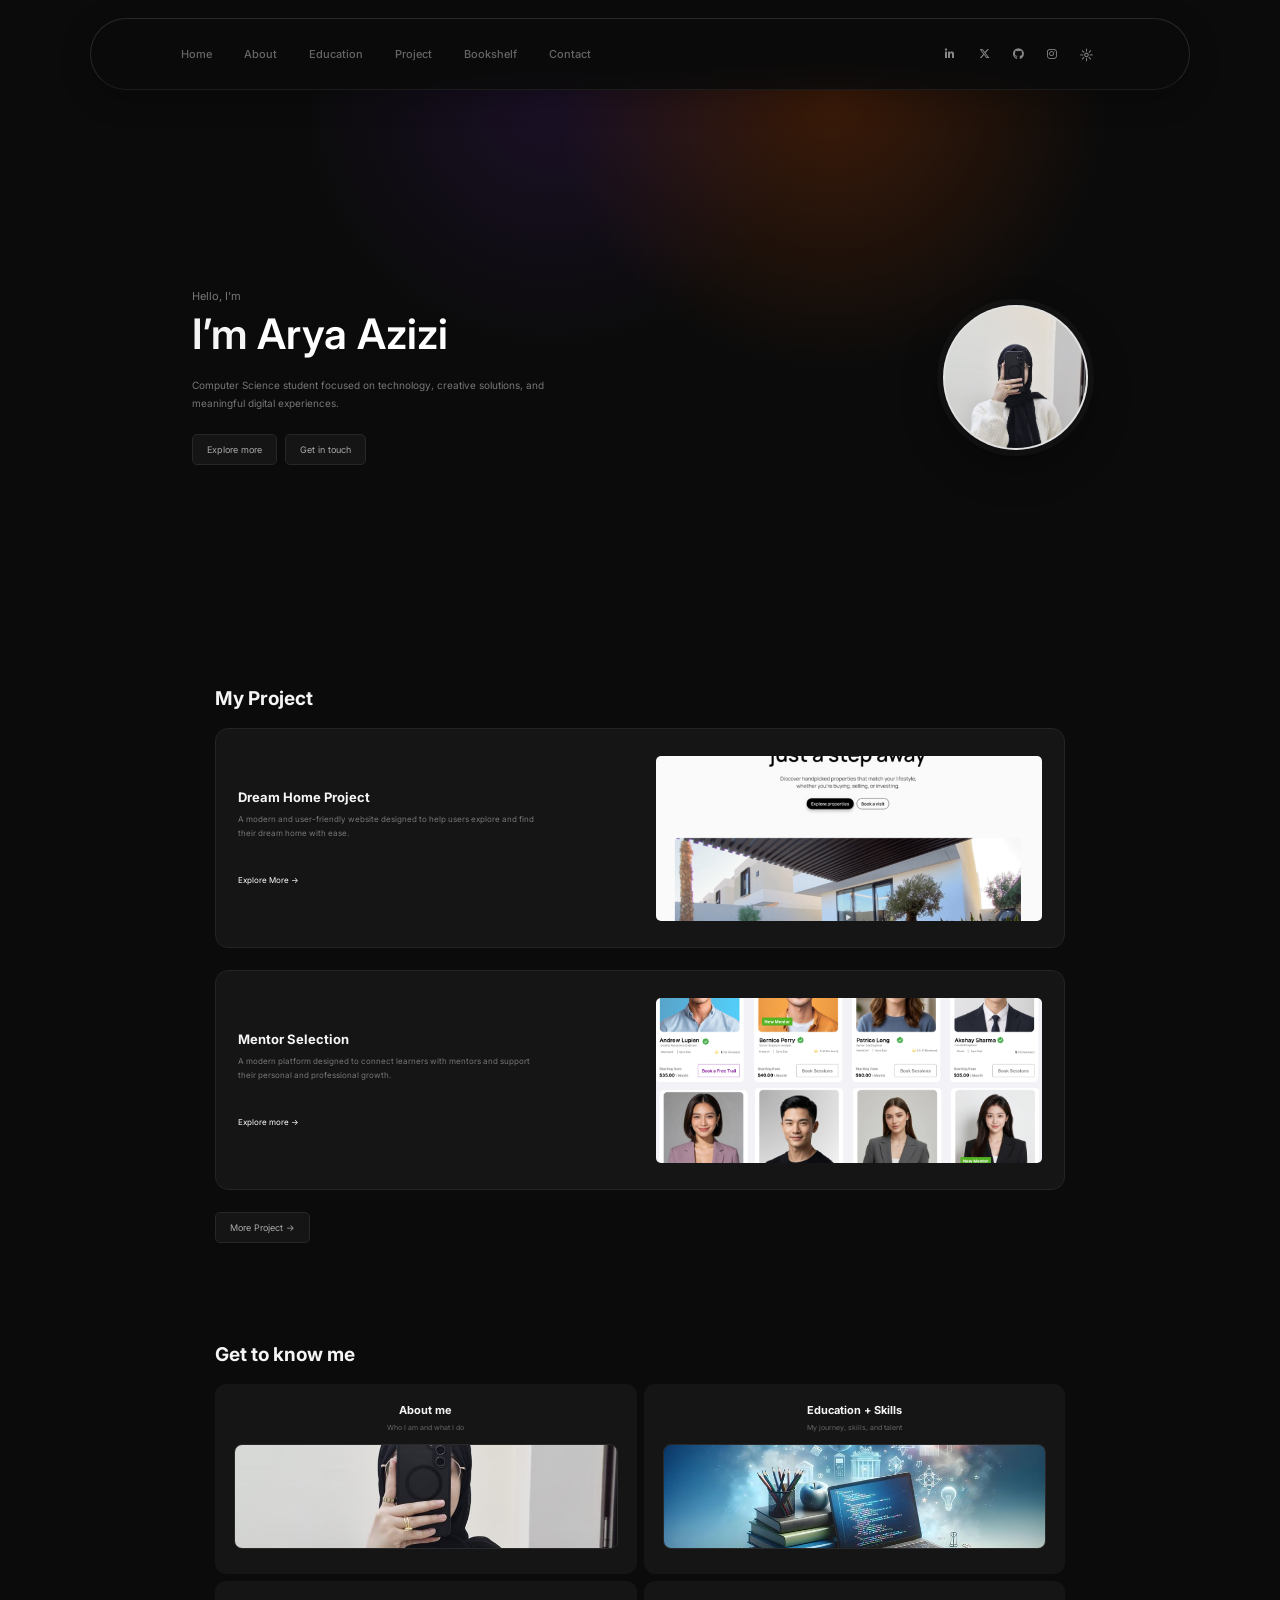
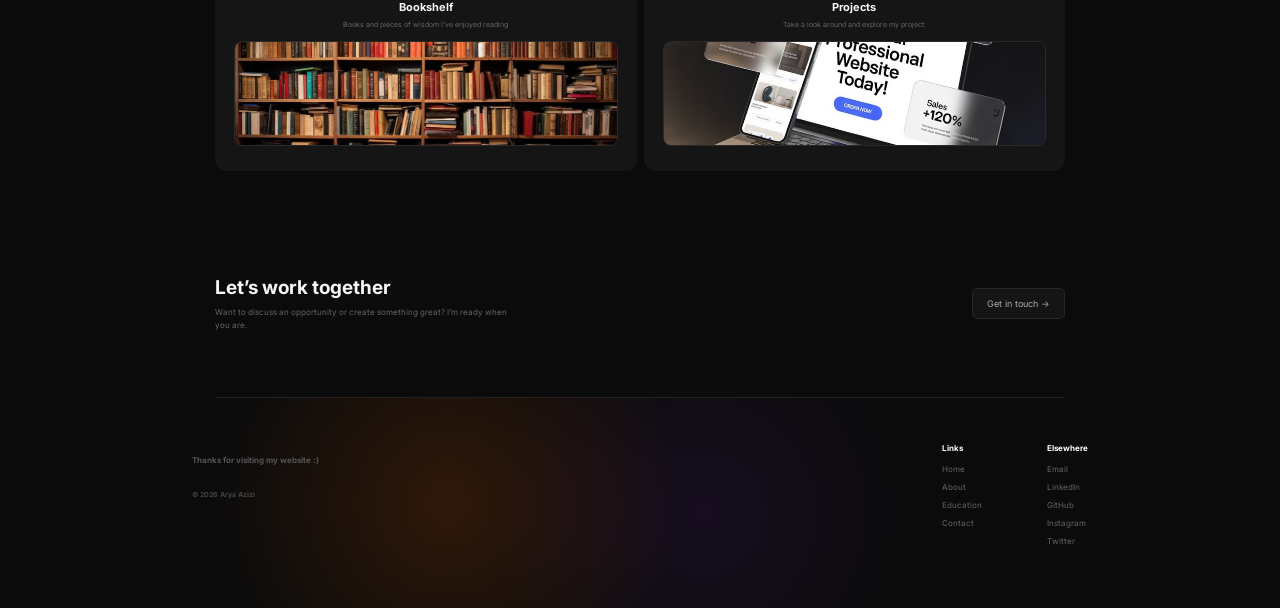
<file: index.html>
<!DOCTYPE html>
<html lang="en">

<head>
    <meta charset="UTF-8">
    <meta name="viewport" content="width=device-width, initial-scale=1.0">

    <title>Arya Azizi | Portfolio</title>

    <!-- Google Fonts -->
    <link rel="preconnect" href="https://fonts.googleapis.com">
    <link rel="preconnect" href="https://fonts.gstatic.com" crossorigin>

    <link
        href="https://fonts.googleapis.com/css2?family=DM+Serif+Display&family=Inter:wght@400;500;600;700&display=swap"
        rel="stylesheet"
    >

    <!-- Font Awesome Icons -->
    <link
        rel="stylesheet"
        href="https://cdnjs.cloudflare.com/ajax/libs/font-awesome/6.5.2/css/all.min.css"
    >

    <!-- CSS -->
    <link rel="stylesheet" href="mystyle.css">
</head>

<body>

<!-- =====================================================
     NAVBAR
===================================================== -->

<nav class="navbar">

    <!-- Navigation -->
    <div class="nav-links">
        <a href="Home.html">Home</a>

        <a href="About.html">
            About
        </a>

        <a href="Education.html">
            Education
        </a>
<a href="Project.html">
            Project
        </a>
        

        <a href="Bookshelf.html">Bookshelf</a>

        <a href="#contact">
            Contact
        </a>

    </div>


    <!-- Social Icons -->
    <div class="nav-icons">

        <!-- LinkedIn -->
        <a
            href="https://www.linkedin.com/in/arya-azizi-8b6535364"
            target="_blank"
            aria-label="LinkedIn"
        >
            <i class="fa-brands fa-linkedin-in"></i>
        </a>


        <!-- X -->
        <a
            href="https://x.com/AryaAzizi90"
            target="_blank"
            aria-label="X"
        >
            <i class="fa-brands fa-x-twitter"></i>
        </a>


        <!-- GitHub -->
        <a
            href="https://github.com/ariaazizi979-cpu"
            target="_blank"
            aria-label="GitHub"
        >
            <i class="fa-brands fa-github"></i>
        </a>


        <!-- Instagram -->
        <a
            href="https://www.instagram.com/"
            target="_blank"
            aria-label="Instagram"
        >
            <i class="fa-brands fa-instagram"></i>
        </a>


        <!-- Theme -->
        <span class="theme-icon">
            ☼
        </span>

    </div>

</nav>



<!-- =====================================================
     HERO
===================================================== -->

<section class="hero">

    <!-- Hero Text -->
    <div class="hero-content">

        <p class="hero-small">
            Hello, I'm
        </p>

        <h1>
            I’m <span>Arya Azizi</span>
        </h1>

        <p class="hero-description">
            Computer Science student focused on technology,
            creative solutions, and meaningful digital experiences.
        
        </p>

        <div class="hero-buttons">

            <a
                href="#projects"
                class="btn"
            >
                Explore more
            </a>

            <a
                href="#contact"
                class="btn"
            >
                Get in touch
            </a>

        </div>

    </div>


    <!-- Profile Image -->
    <div class="hero-image">

        <img
            src="7ab67d02-5cd6-4963-8c85-751c4c65e87a.jpg"
            alt="Arya Azizi"
        >

    </div>

</section>



<!-- =====================================================
     PROJECTS
===================================================== -->

<section
    class="projects-section"
    id="projects"
>

    <div class="section-heading">

        <h2>
            My Project
        </h2>

    </div>


    <!-- PROJECT 1 -->

    <a
        href="Project.html"
        class="project-card"
        target="_blank"
    >

        <div class="project-info">

            <h3>
                Dream Home Project
            </h3>

            <p>
                A modern and user-friendly website designed to help users explore and find their dream home with ease.
            </p>

            <span class="visit">
                Explore More →
            </span>

        </div>


        <div class="project-image">

            <img
                src="Projects/Screenshot 2026-08-25 052923.png"
                alt="Dream Home Project"
            >

        </div>

    </a>



    <!-- PROJECT 2 -->

    <a
        href="Project.html"
        class="project-card"
    >

        <div class="project-info">

            <h3>
                Mentor Selection
            </h3>

            <p>
                A modern platform designed to connect learners with mentors and support their personal and professional growth.
            </p>

            <span class="visit">
                Explore more →
            </span>

        </div>


        <div class="project-image">

            <img
                src="Projects/Screenshot 2026-08-25 053228.png"
                alt="Mentor Selection Project"
            >

        </div>

    </a>


    <a
        href="Project.html"
        class="btn"
    >
        More Project →
    </a>

</section>



<!-- =====================================================
     GET TO KNOW ME
===================================================== -->

<section
    class="know-section"
    id="about"
>

    <h2>
        Get to know me
    </h2>


    <div class="know-grid">


        <!-- CARD 1 -->

        <a
            href="about.html"
            class="know-card"
        >

            <h3>
                About me
            </h3>

            <p>
                Who I am and what I do
            </p>

            <div class="know-photo">

                <img
                    src="7ab67d02-5cd6-4963-8c85-751c4c65e87a.jpg"
                    alt="Arya Azizi"
                >

            </div>

        </a>



        <!-- CARD 2 -->

        <a
            href="Education.html"
            class="know-card"
        >

            <h3>
                Education + Skills
            </h3>

            <p>
                My journey, skills, and talent
            </p>

            <div class="know-photo">

                <img
                    src="994a0ccb0bad07f551d970156c71b9ae.jpg"
                    alt="Education and Skills"
                >

            </div>

        </a>



        <!-- CARD 3 -->

        <a
            href="bookshelf.html"
            class="know-card"
        >

            <h3>
                Bookshelf
            </h3>

            <p>
                Books and pieces of wisdom I've enjoyed reading
            </p>

            <div class="know-photo">

                <img
                    src="fca51e2e0b0e2d989272a5bf2f68282d.jpg"
                    alt="Bookshelf"
                >

            </div>

        </a>



        <!-- CARD 4 -->

        <a
            href="Project.html"
            class="know-card"
            id="project"
        >

            <h3>
                Projects
            </h3>

            <p>
                Take a look around and explore my project.
            </p>

            <div class="know-photo">

                <img
                    src="bc44e7a24d9229593c08aacfa2e87f31.jpg"
                    alt="Projects"
                >

            </div>

        </a>

    </div>

</section>



<!-- =====================================================
     CONTACT
===================================================== -->

<section
    class="contact-section"
    id="contact"
>

    <div class="contact-text">

        <h2>
            Let’s work together
        </h2>

        <p>
            Want to discuss an opportunity or create something
            great? I'm ready when you are.
        </p>

    </div>


    <!-- EMAIL -->
    <a
        href="mailto:ariaazizi979@gmail.com"
        class="btn"
    >
        Get in touch →
    </a>

</section>



<!-- =====================================================
     FOOTER
===================================================== -->

<footer>

    <!-- Footer Logo -->

    <div class="footer-logo">

       

        <p>
            Thanks for visiting my website :)
        </p>

        <small>
            © 2026 Arya Azizi
        </small>

    </div>



    <!-- Footer Links -->

    <div class="footer-links">


        <div class="footer-links">

            <div class="footer-column">

                <h4>Links</h4>

                <a href="Home.html">Home</a>

                <a href="About.html">About</a>
                <a href="Education.html">Education</a>


                <a href="Contact">Contact</a>

            </div>


        <div class="footer-column">

            <h4>
                Elsewhere
            </h4>


            <!-- EMAIL -->
            <a href="mailto:ariaazizi979@gmail.com">
                Email
            </a>


            <!-- LINKEDIN -->
            <a
                href="https://www.linkedin.com/in/arya-azizi-8b6535364"
                target="_blank"
            >
                LinkedIn
            </a>


            <!-- GITHUB -->
            <a
                href="https://github.com/ariaazizi979-cpu"
                target="_blank"
            >
                GitHub
            </a>


            <!-- INSTAGRAM -->
            <a
                href="https://www.instagram.com/"
                target="_blank"
            >
                Instagram
            </a>


            <!-- X -->
            <a
                href="https://x.com/AryaAzizi90"
                target="_blank"
            >
                Twitter
            </a>

        </div>

    </div>

</footer>

</body>
</html>
</file>
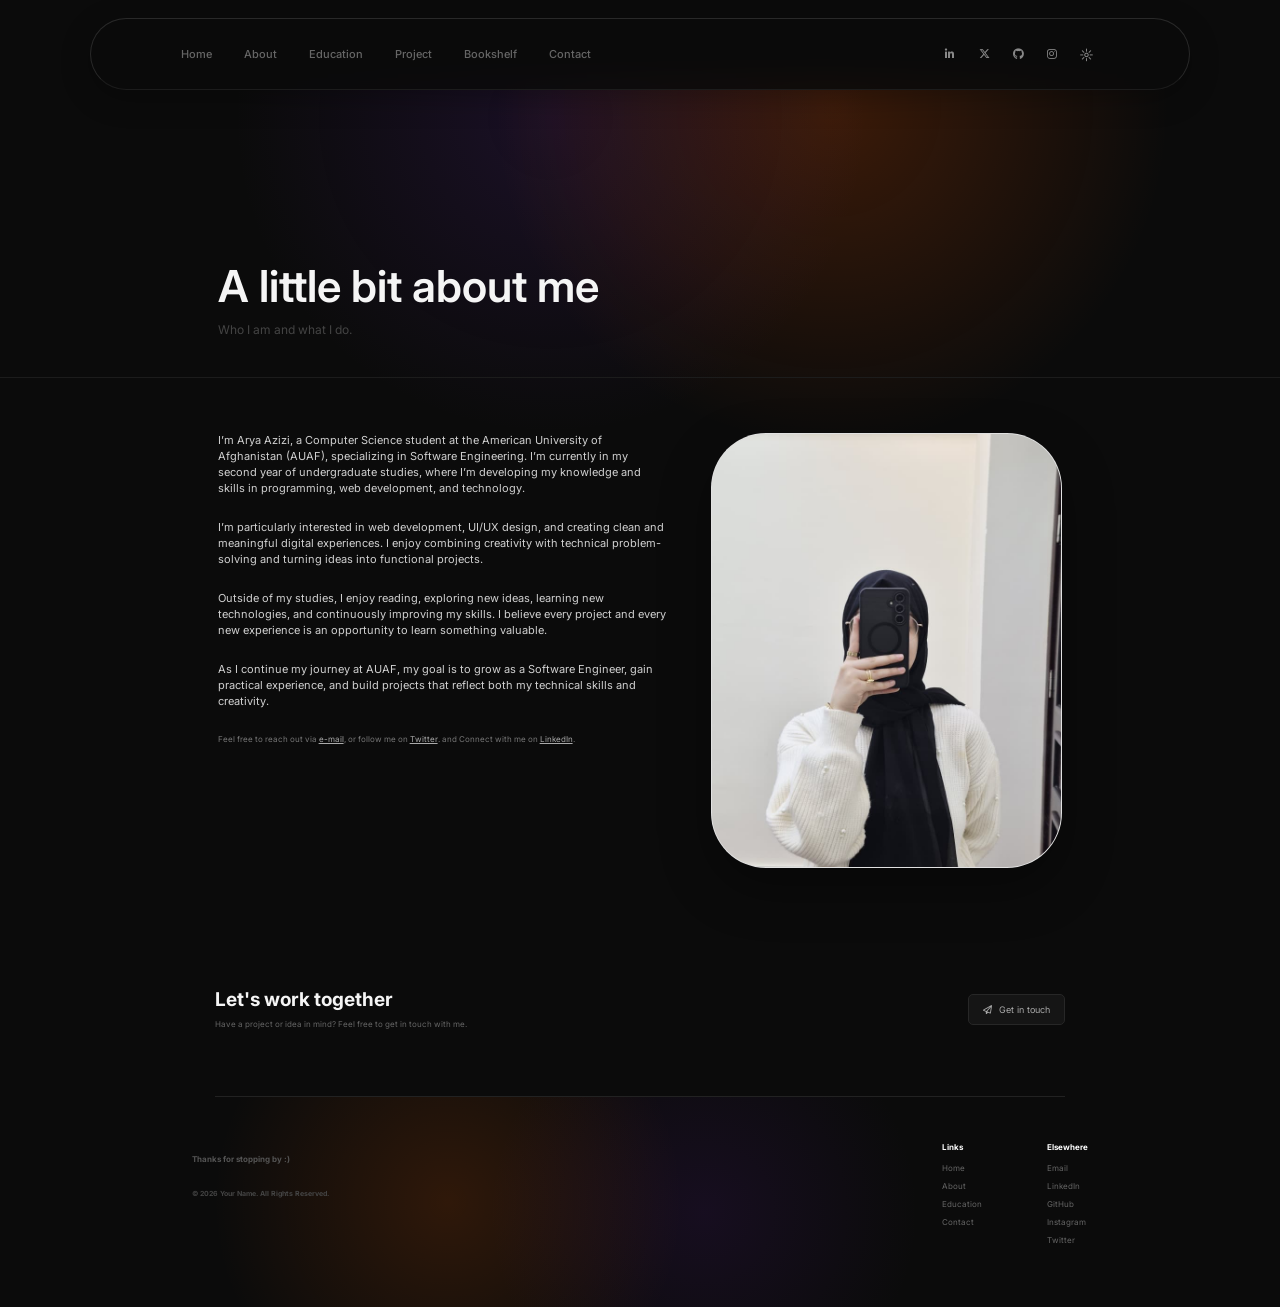
<file: About.html>
<!DOCTYPE html>
<html lang="en">

<head>
    <meta charset="UTF-8">
    <meta name="viewport" content="width=device-width, initial-scale=1.0">

    <title>Portfolio | About Me</title>

    <!-- Google Fonts -->
    <link rel="preconnect" href="https://fonts.googleapis.com">
    <link rel="preconnect" href="https://fonts.gstatic.com" crossorigin>

    <link href="https://fonts.googleapis.com/css2?family=DM+Serif+Display&family=Inter:wght@400;500;600;700&display=swap" rel="stylesheet">

    <!-- Font Awesome -->
    <link rel="stylesheet"
          href="https://cdnjs.cloudflare.com/ajax/libs/font-awesome/6.5.2/css/all.min.css">

    <!-- CSS -->
    <link rel="stylesheet" href="mystyle.css">
</head>

<body>

    <!-- ================= NAVBAR ================= -->

<nav class="navbar">

    <!-- Navigation -->
    <div class="nav-links">
        <a href="index.html">Home</a>

        <a href="About.html">
            About
        </a>

        <a href="Education.html">
            Education
        </a>

        <a href="Project.html">
            Project
        </a>
        
       
        <a href="Bookshelf.html">Bookshelf</a>

       <a href="Contact.html">
            Contact
        </a>

    </div>


    <!-- Social Icons -->
    <div class="nav-icons">

        <!-- LinkedIn -->
        <a
            href="https://www.linkedin.com/in/arya-azizi-8b6535364"
            target="_blank"
            aria-label="LinkedIn"
        >
            <i class="fa-brands fa-linkedin-in"></i>
        </a>


        <!-- X -->
        <a
            href="https://x.com/AryaAzizi90"
            target="_blank"
            aria-label="X"
        >
            <i class="fa-brands fa-x-twitter"></i>
        </a>


        <!-- GitHub -->
        <a
            href="https://github.com/ariaazizi979-cpu"
            target="_blank"
            aria-label="GitHub"
        >
            <i class="fa-brands fa-github"></i>
        </a>


        <!-- Instagram -->
        <a
            href="https://www.instagram.com/"
            target="_blank"
            aria-label="Instagram"
        >
            <i class="fa-brands fa-instagram"></i>
        </a>


        <!-- Theme -->
        <span class="theme-icon">
            ☼
        </span>

    </div>

</nav>



    <!-- ================= ABOUT ================= -->

    <section class="about-section">

        <div class="about-title">

            <h1>A little bit about me</h1>

            <p>Who I am and what I do.</p>

        </div>


        <div class="about-content">

            <div class="about-text">

                <p>
                   
                 I’m Arya Azizi, a Computer Science student at the American University of Afghanistan (AUAF), specializing in Software Engineering. I’m currently in my second year of undergraduate studies, where I’m developing my knowledge and skills in programming, web development, and technology.

                </p>

                <p>
                    
               I’m particularly interested in web development, UI/UX design, and creating clean and meaningful digital experiences. I enjoy combining creativity with technical problem-solving and turning ideas into functional projects.

                </p>

                <p>
                    
                Outside of my studies, I enjoy reading, exploring new ideas, learning new technologies, and continuously improving my skills. I believe every project and every new experience is an opportunity to learn something valuable.

                </p>

                <p>
                   
                As I continue my journey at AUAF, my goal is to grow as a Software Engineer, gain practical experience, and build projects that reflect both my technical skills and creativity. 
                </p>


                <p class="about-links">
                    Feel free to reach out via
                    <a href="https://mail.google.com/mail/?view=cm&fs=1&to=ariaazizi979@gmail.com" target="_blank" rel="noopener noreferrer">e-mail</a>,
                    or follow me on
                    <a href="https://x.com/AryaAzizi90">Twitter</a>.

                    and Connect with me on
                    <a href="https://www.linkedin.com/in/arya-azizi-8b6535364">LinkedIn</a>.
                </p>

            </div>


            <div class="about-image-area">

                <div class="about-image">

                    <img src="7ab67d02-5cd6-4963-8c85-751c4c65e87a.jpg"
                         alt="Profile photo">

                

        </div>

    </section>


    <!-- ================= CONTACT ================= -->

    <section class="contact-section" id="contact">

        <div class="contact-text">

            <h2>Let's work together</h2>

            <p>
                Have a project or idea in mind?
                Feel free to get in touch with me.
            </p>

        </div>


        <a href="mailto:your@email.com" class="btn">
            <i class="fa-regular fa-paper-plane"></i>
            Get in touch
        </a>

    </section>


    <!-- ================= FOOTER ================= -->

    <footer>

        <div class="footer-logo">

          

            <p>
                Thanks for stopping by :)
            </p>

            <small>
                © 2026 Your Name. All Rights Reserved.
            </small>

        </div>


        <div class="footer-links">

            <div class="footer-column">

                <h4>Links</h4>

                <a href="Home.html">Home</a>

                <a href="About.html">About</a>
                <a href="Education.html">Education</a>


                <a href="Contact">Contact</a>

            </div>


              <div class="footer-column">

            <h4>
                Elsewhere
            </h4>


            <!-- EMAIL -->
            <a href="mailto:ariaazizi979@gmail.com">
                Email
            </a>


            <!-- LINKEDIN -->
            <a
                href="https://www.linkedin.com/in/arya-azizi-8b6535364"
                target="_blank"
            >
                LinkedIn
            </a>


            <!-- GITHUB -->
            <a
                href="https://github.com/ariaazizi979-cpu"
                target="_blank"
            >
                GitHub
            </a>


            <!-- INSTAGRAM -->
            <a
                href="https://www.instagram.com/"
                target="_blank"
            >
                Instagram
            </a>


            <!-- X -->
            <a
                href="https://x.com/AryaAzizi90"
                target="_blank"
            >
                Twitter
            </a>

        </div>

    </div>

    </footer>

</body>
</html>
</file>
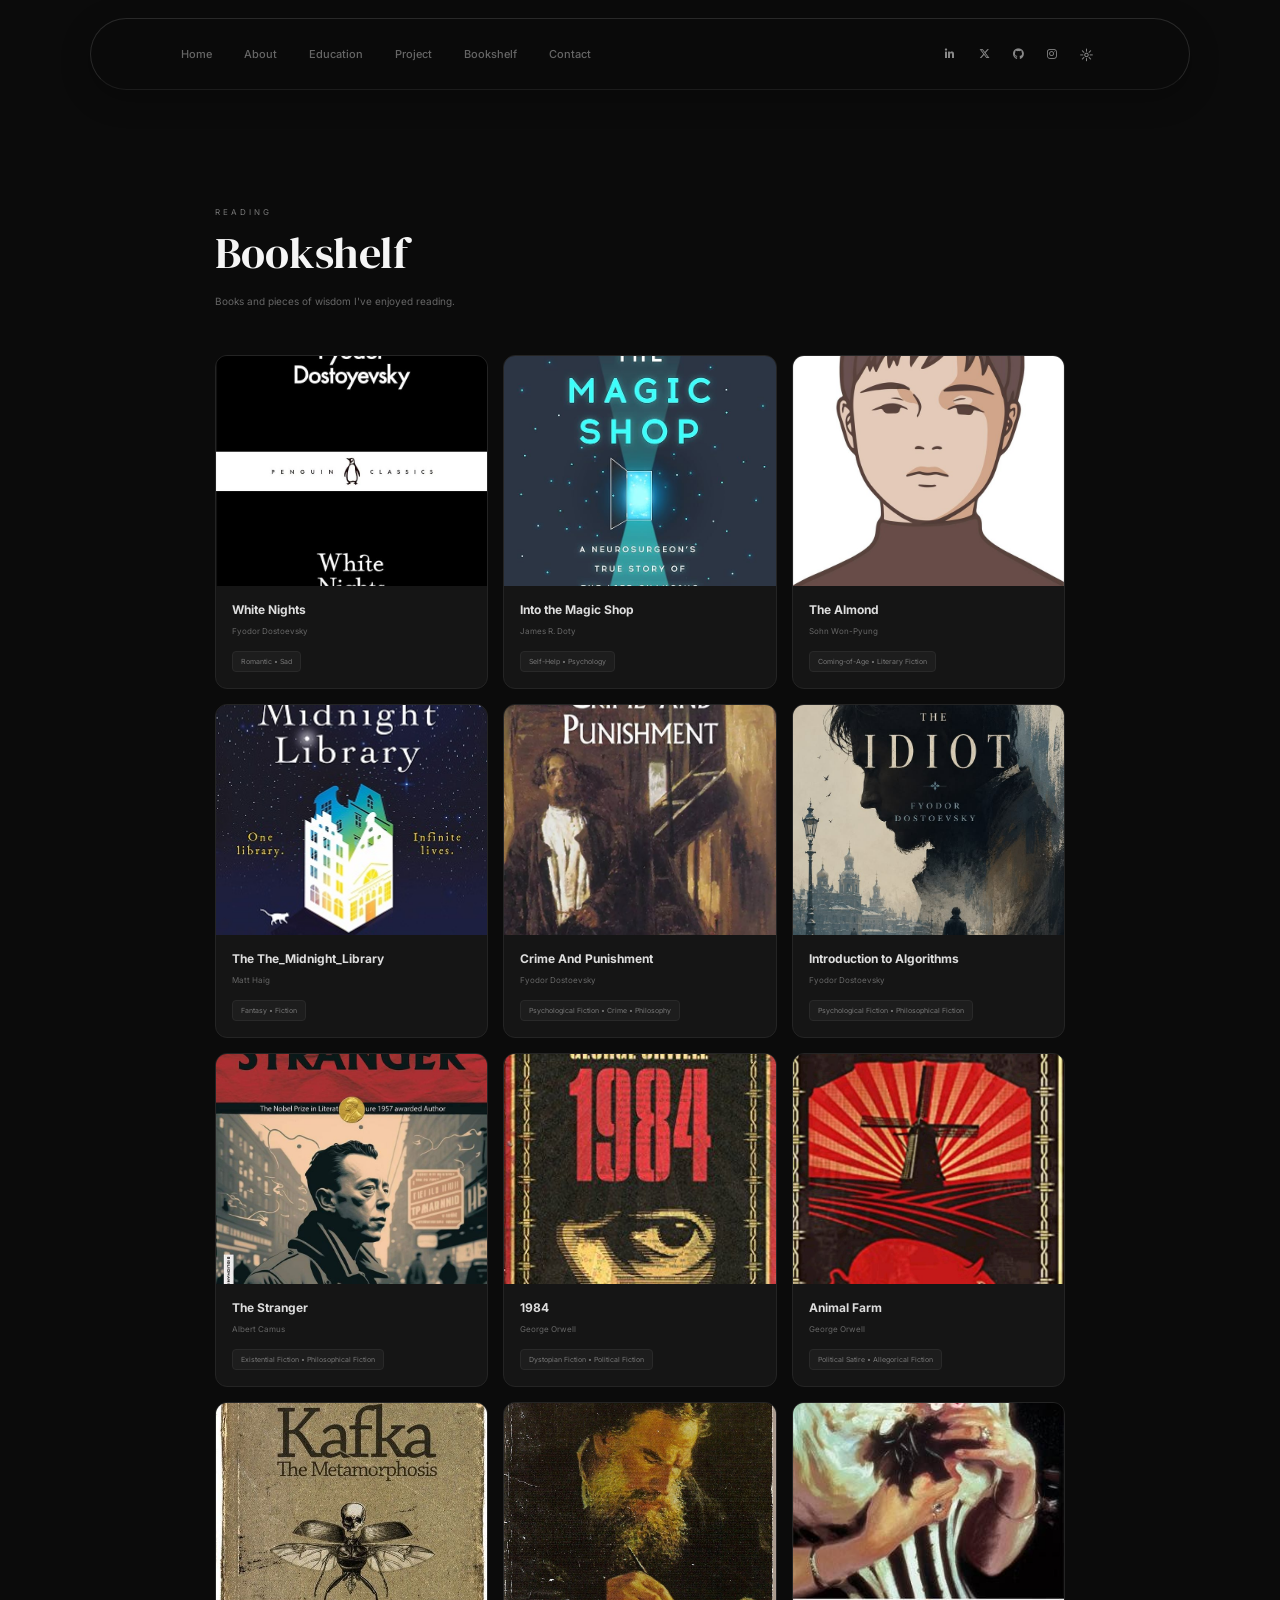
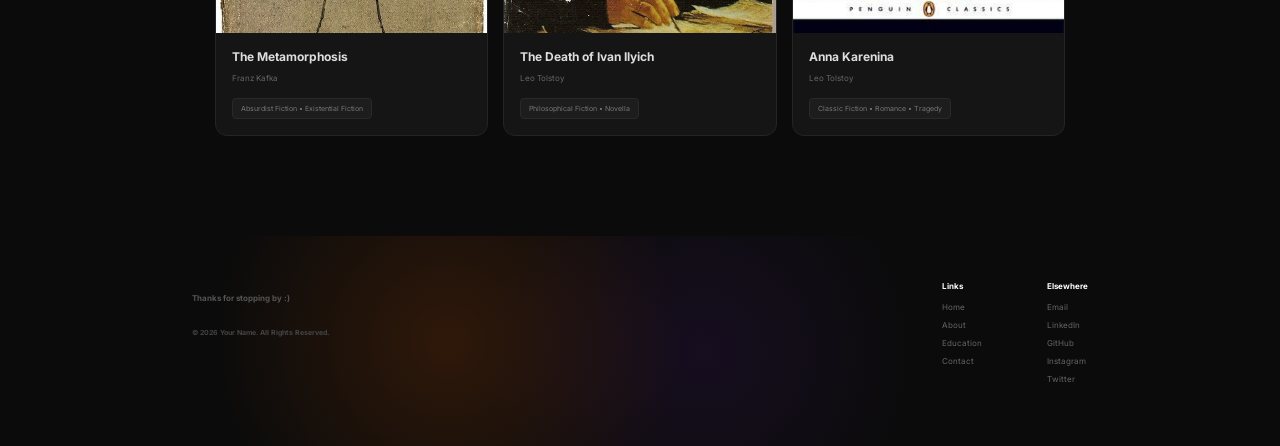
<file: Bookshelf.html>
<!DOCTYPE html>
<html lang="en">

<head>
    <meta charset="UTF-8">
    <meta name="viewport" content="width=device-width, initial-scale=1.0">

    <title>Bookshelf | Arya Azizi</title>

    <link rel="stylesheet" href="mystyle.css">

    <!-- Google Fonts -->
    <link rel="preconnect" href="https://fonts.googleapis.com">
    <link rel="preconnect" href="https://fonts.gstatic.com" crossorigin>

    <link href="https://fonts.googleapis.com/css2?family=DM+Serif+Display&family=Inter:wght@400;500;600&display=swap"
        rel="stylesheet">

    <!-- Font Awesome -->
    <link rel="stylesheet"
        href="https://cdnjs.cloudflare.com/ajax/libs/font-awesome/6.5.2/css/all.min.css">
</head>

<body>

    <!-- ================= NAVBAR ================= -->

    <nav class="navbar">

        <div class="nav-links">

            <a href="index.html">Home</a>

            <a href="About.html">About</a>

            <a href="Education.html">Education</a>
            <a href="Project.html">
            Project
        </a>
        
            <a href="Bookshelf.html">Bookshelf</a>
            <a href="Contact.html">
            Contact
        </a>
           
            

        </div>


        <!-- Social Icons -->

        <div class="nav-icons">

            <!-- LinkedIn -->
            <a href="https://www.linkedin.com/in/arya-azizi-8b6535364"
                target="_blank"
                aria-label="LinkedIn">
                <i class="fa-brands fa-linkedin-in"></i>
            </a>

            <!-- X -->
            <a href="https://x.com/AryaAzizi90"
                target="_blank"
                aria-label="X">
                <i class="fa-brands fa-x-twitter"></i>
            </a>

            <!-- GitHub -->
            <a href="https://github.com/ariaazizi979-cpu"
                target="_blank"
                aria-label="GitHub">
                <i class="fa-brands fa-github"></i>
            </a>

            <!-- Instagram -->
            <a href="https://www.instagram.com/"
                target="_blank"
                aria-label="Instagram">
                <i class="fa-brands fa-instagram"></i>
            </a>

            <!-- Theme -->
            <span class="theme-icon" aria-label="Theme">
                ☼
            </span>

        </div>

    </nav>


    <!-- ================= BOOKSHELF ================= -->

    <main class="books-container">

        <!-- Header -->

        <header class="bookshelf-header">

            <div class="bookshelf-label">
                READING
            </div>

            <h1>Bookshelf</h1>

            <p>
                Books and pieces of wisdom I've enjoyed reading.
            </p>

        </header>


        <!-- Books -->

        <div class="books-grid">


            <!-- Book 1 -->

            <div class="book">

                <div class="book-cover">

                    <img
                        src="BOOKS/51lMJWnnRDL._AC_UF1000,1000_QL80_.jpg"
                        alt="The Almanack of Naval Ravikant">

                </div>

                <div class="book-info">

                    <h3>
                        White Nights
                    </h3>

                    <p class="book-author">
                       Fyodor Dostoevsky
                    </p>

                    <span class="book-tag">
                        Romantic • Sad
                    </span>

                </div>

            </div>


            <!-- Book 2 -->

            <div class="book">

                <div class="book-cover">

                    <img
                        src="BOOKS/71M5EWWb02L._UF894,1000_QL80_.jpg"
                        alt="Meditations">

                </div>

                <div class="book-info">

                    <h3>
                      Into the Magic Shop
                    </h3>

                    <p class="book-author">
                      James R. Doty
                    </p>

                    <span class="book-tag">
                     Self-Help • Psychology
                    </span>

                </div>

            </div>


            <!-- Book 3 -->

            <div class="book">

                <div class="book-cover">

                    <img
                        src="BOOKS/PYH2020040807210032500_P4.jpg"
                        alt="The Almond">

                </div>

                <div class="book-info">

                    <h3>
                        The Almond
                    </h3>

                    <p class="book-author">
                       Sohn Won-Pyung
                    </p>

                    <span class="book-tag">
                       Coming-of-Age • Literary Fiction
                    </span>

                </div>

            </div>


            <!-- Book 4 -->

            <div class="book">

                <div class="book-cover">

                    <img
                        src="BOOKS/The_Midnight_Library.jpg"
                        alt="The_Midnight_Library">

                </div>

                <div class="book-info">

                    <h3>
                        The The_Midnight_Library
                    </h3>

                    <p class="book-author">
                       Matt Haig
                    </p>

                    <span class="book-tag">
                       Fantasy • Fiction
                    </span>

                </div>

            </div>


            <!-- Book 5 -->

            <div class="book">

                <div class="book-cover">

                    <img
                        src="BOOKS/979d036f42a9ad54d619663e0c5c42ba.jpg"
                        alt="The Pragmatic Programmer">

                </div>

                <div class="book-info">

                    <h3>
                       Crime And Punishment
                    </h3>

                    <p class="book-author">
                        Fyodor Dostoevsky
                    </p>

                    <span class="book-tag">
                      Psychological Fiction • Crime • Philosophy
                    </span>

                </div>

            </div>


            <!-- Book 6 -->

            <div class="book">

                <div class="book-cover">

                    <img
                        src="BOOKS/9bab1cadda9bdd2a0652434c7908bc72.jpg"
                        alt="Algorithms">

                </div>

                <div class="book-info">

                    <h3>
                        Introduction to Algorithms
                    </h3>

                    <p class="book-author">
                       Fyodor Dostoevsky
                    </p>

                    <span class="book-tag">
                        Psychological Fiction • Philosophical Fiction
                    </span>

                </div>

            </div>


            <!-- Book 7 -->

            <div class="book">

                <div class="book-cover">

                    <img
                        src="BOOKS/8f59e015f9922a43e36628aeeffa04b5.jpg"
                        alt="JavaScript">

                </div>

                <div class="book-info">

                    <h3>
                       The Stranger
                    </h3>

                    <p class="book-author">
                      Albert Camus
                    </p>

                    <span class="book-tag">
                       Existential Fiction • Philosophical Fiction
                    </span>

                </div>

            </div>


            <!-- Book 8 -->

            <div class="book">

                <div class="book-cover">

                    <img
                        src="BOOKS/17322a686dccfb79ff0b36380f9ad975.jpg"
                        alt="Rework">

                </div>

                <div class="book-info">

                    <h3>
                        1984
                    </h3>

                    <p class="book-author">
                       George Orwell
                    </p>

                    <span class="book-tag">
                       Dystopian Fiction • Political Fiction
                    </span>

                </div>

            </div>


            <!-- Book 9 -->

            <div class="book">

                <div class="book-cover">

                    <img
                        src="BOOKS/bff9dc60bb313987c31a4a1378ac4d50.jpg"
                        alt="Principles">

                </div>

                <div class="book-info">

                    <h3>
                      Animal Farm
                    </h3>

                    <p class="book-author">
                        George Orwell
                    </p>

                    <span class="book-tag">
                        Political Satire • Allegorical Fiction
                    </span>

                </div>

            </div>


            <!-- Book 10 -->

            <div class="book">

                <div class="book-cover">

                    <img
                        src="BOOKS/446dd6b1e23249362b5c5639a9d8c9ff.jpg"
                        alt="Thinking">

                </div>

                <div class="book-info">

                    <h3>
                     The Metamorphosis
                    </h3>

                    <p class="book-author">
                       Franz Kafka
                    </p>

                    <span class="book-tag">
                        Absurdist Fiction • Existential Fiction
                    </span>

                </div>

            </div>


            <!-- Book 11 -->

            <div class="book">

                <div class="book-cover">

                    <img
                        src="BOOKS/3832fa6b2e250f41f986b19881c3bf4a.jpg"
                        alt="Deep Work">

                </div>

                <div class="book-info">

                    <h3>
                    
                        The Death of Ivan Ilyich 
                    </h3>

                    <p class="book-author">
                      Leo Tolstoy
                    </p>

                    <span class="book-tag">
                       Philosophical Fiction • Novella
                    </span>

                </div>

            </div>


            <!-- Book 12 -->

            <div class="book">

                <div class="book-cover">

                    <img
                        src="BOOKS/3cb88a7f2b5a1fb798d507d70f1510e5.jpg"
                        alt="How to Stop Worrying and Start Living">

                </div>

                <div class="book-info">

                    <h3>
                        Anna Karenina
                    </h3>

                    <p class="book-author">
                        Leo Tolstoy
                    </p>

                    <span class="book-tag">
                          Classic Fiction • Romance • Tragedy
                    </span>

                </div>

            </div>


         

            </div>

        </div>

    </main>


    <!-- ================= FOOTER ================= -->
<footer>

        <div class="footer-logo">

          

            <p>
                Thanks for stopping by :)
            </p>

            <small>
                © 2026 Your Name. All Rights Reserved.
            </small>

        </div>


        <div class="footer-links">

            <div class="footer-column">

                <h4>Links</h4>

                <a href="Home.html">Home</a>

                <a href="About.html">About</a>
                <a href="Education.html">Education</a>


                <a href="Contact">Contact</a>

            </div>


              <div class="footer-column">

            <h4>
                Elsewhere
            </h4>


            <!-- EMAIL -->
            <a href="mailto:ariaazizi979@gmail.com">
                Email
            </a>


            <!-- LINKEDIN -->
            <a
                href="https://www.linkedin.com/in/arya-azizi-8b6535364"
                target="_blank"
            >
                LinkedIn
            </a>


            <!-- GITHUB -->
            <a
                href="https://github.com/ariaazizi979-cpu"
                target="_blank"
            >
                GitHub
            </a>


            <!-- INSTAGRAM -->
            <a
                href="https://www.instagram.com/"
                target="_blank"
            >
                Instagram
            </a>


            <!-- X -->
            <a
                href="https://x.com/AryaAzizi90"
                target="_blank"
            >
                Twitter
            </a>

        </div>

    </div>

    </footer>

</body>
</html>
</file>
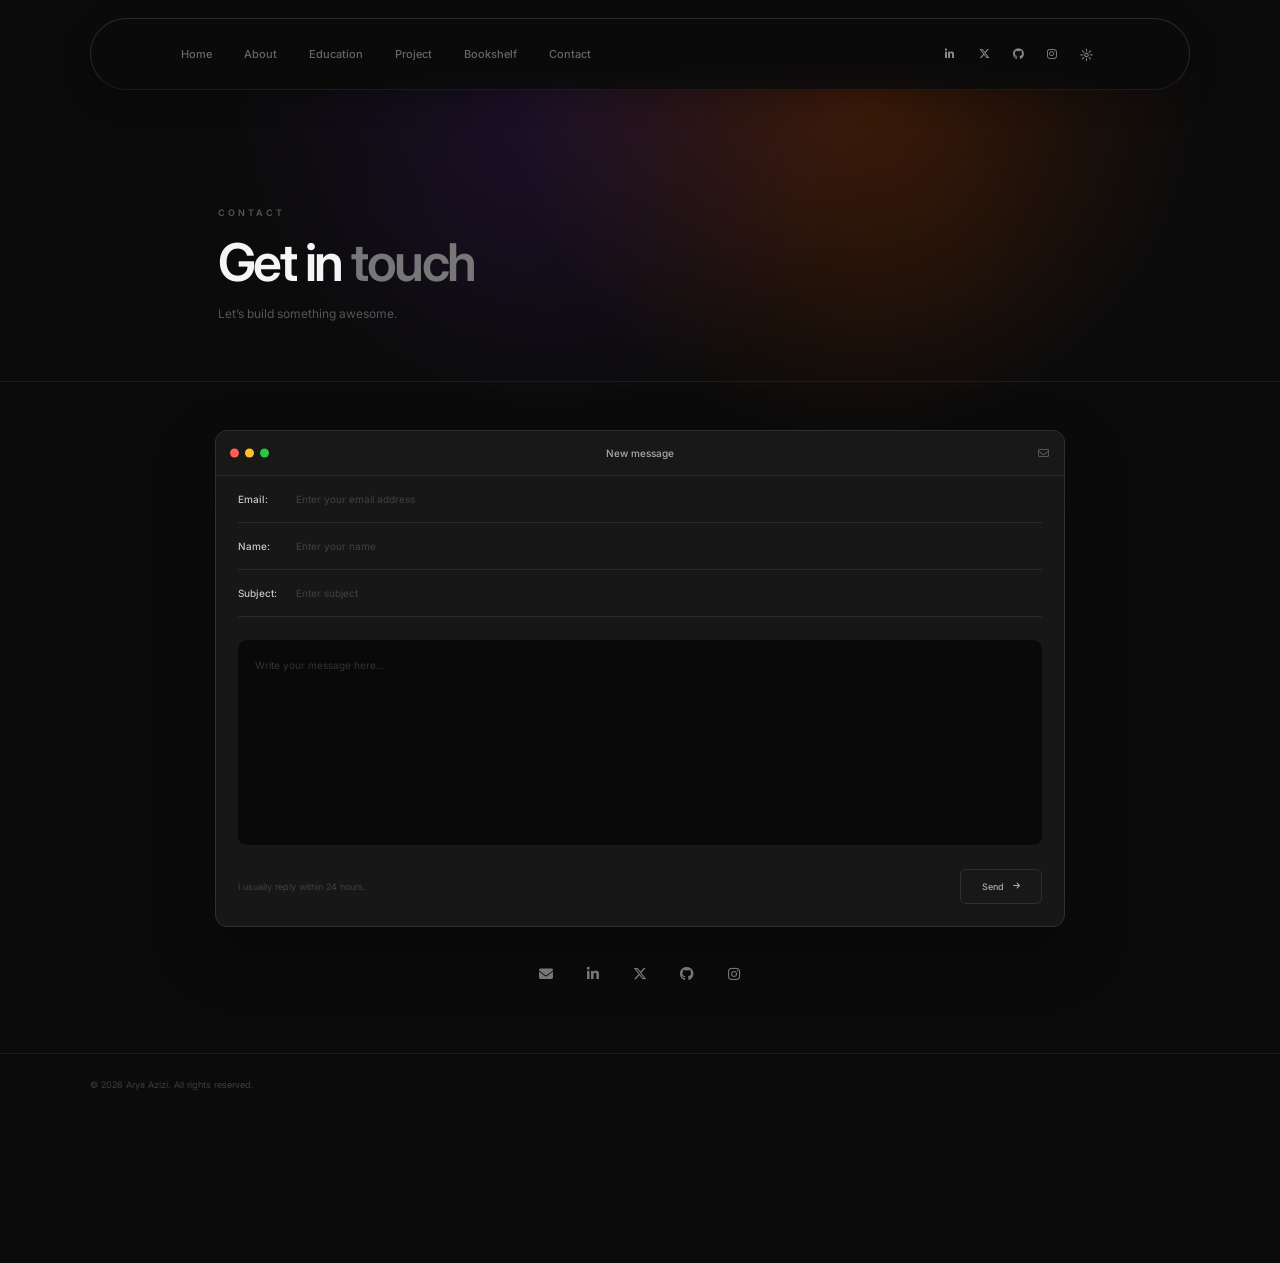
<file: Contact.html>
<!DOCTYPE html>
<html lang="en">
<head>
    <meta charset="UTF-8">
    <meta name="viewport" content="width=device-width, initial-scale=1.0">

    <title>Contact | Arya Azizi</title>

    <!-- Google Font -->
    <link rel="preconnect" href="https://fonts.googleapis.com">
    <link rel="preconnect" href="https://fonts.gstatic.com" crossorigin>

    <link
        href="https://fonts.googleapis.com/css2?family=Inter:wght@400;500;600;700&display=swap"
        rel="stylesheet"
    >

    <!-- Font Awesome -->
    <link
        rel="stylesheet"
        href="https://cdnjs.cloudflare.com/ajax/libs/font-awesome/6.5.2/css/all.min.css"
    >

    <!-- Contact CSS -->
    <link rel="stylesheet" href="mystyle.css">
</head>

<body>

    <!-- =================================================
         NAVIGATION
    ================================================== -->

   <nav class="navbar">

    <!-- Navigation -->
    <div class="nav-links">
        <a href="index.html">Home</a>

        <a href="About.html">
            About
        </a>

        <a href="Education.html">
            Education
        </a>
        
        <a href="Project.html">
            Project
        </a>
        
        <a href="Bookshelf.html">Bookshelf</a>

        <a href="Contact.html">
            Contact
        </a>

    </div>


    <!-- Social Icons -->
    <div class="nav-icons">

        <!-- LinkedIn -->
        <a
            href="https://www.linkedin.com/in/arya-azizi-8b6535364"
            target="_blank"
            aria-label="LinkedIn"
        >
            <i class="fa-brands fa-linkedin-in"></i>
        </a>


        <!-- X -->
        <a
            href="https://x.com/AryaAzizi90"
            target="_blank"
            aria-label="X"
        >
            <i class="fa-brands fa-x-twitter"></i>
        </a>


        <!-- GitHub -->
        <a
            href="https://github.com/ariaazizi979-cpu"
            target="_blank"
            aria-label="GitHub"
        >
            <i class="fa-brands fa-github"></i>
        </a>


        <!-- Instagram -->
        <a
            href="https://www.instagram.com/"
            target="_blank"
            aria-label="Instagram"
        >
            <i class="fa-brands fa-instagram"></i>
        </a>


        <!-- Theme -->
        <span class="theme-icon">
            ☼
        </span>

    </div>

</nav>


    <!-- =================================================
         CONTACT PAGE
    ================================================== -->

    <main class="contact-page">

        <!-- Background decoration -->
        <div class="glow glow-purple"></div>
        <div class="glow glow-orange"></div>


        <!-- =================================================
             HERO
        ================================================== -->

        <section class="contact-hero">

            <span class="hero-small-title">
                CONTACT
            </span>

            <h1>
                Get in <span>touch</span>
            </h1>

            <p>
                Let’s build something awesome.
            </p>

        </section>


        <!-- =================================================
             CONTACT CONTENT
        ================================================== -->

        <section class="contact-content">

            <!-- =================================================
                 MESSAGE WINDOW
            ================================================== -->

            <div class="message-window">

                <!-- Window header -->
                <div class="message-header">

                    <div class="window-dots">
                        <span></span>
                        <span></span>
                        <span></span>
                    </div>

                    <div class="window-title">
                        New message
                    </div>

                    <div class="window-right-icon">
                        <i class="fa-regular fa-envelope"></i>
                    </div>

                </div>


                <!-- Form -->
                <form class="message-form">

                    <!-- Email -->
                    <div class="form-row">

                        <label for="email">
                            Email:
                        </label>

                        <input
                            type="email"
                            id="email"
                            name="email"
                            placeholder="Enter your email address"
                            required
                        >

                    </div>


                    <!-- Name -->
                    <div class="form-row">

                        <label for="name">
                            Name:
                        </label>

                        <input
                            type="text"
                            id="name"
                            name="name"
                            placeholder="Enter your name"
                            required
                        >

                    </div>


                    <!-- Subject -->
                    <div class="form-row">

                        <label for="subject">
                            Subject:
                        </label>

                        <input
                            type="text"
                            id="subject"
                            name="subject"
                            placeholder="Enter subject"
                            required
                        >

                    </div>


                    <!-- Message -->
                    <textarea
                        id="message"
                        name="message"
                        placeholder="Write your message here..."
                        required
                    ></textarea>


                    <!-- Send -->
                    <div class="send-area">

                        <span class="send-note">
                            I usually reply within 24 hours.
                        </span>

                        <button type="submit">
                            Send
                            <i class="fa-solid fa-arrow-right"></i>
                        </button>

                    </div>

                </form>

            </div>


            <!-- =================================================
                 SOCIAL LINKS
            ================================================== -->

            <div class="contact-socials">

                <a
                    href="mailto:your@email.com"
                    aria-label="Email"
                >
                    <i class="fa-solid fa-envelope"></i>
                </a>

               
                <a
                    href="https://www.linkedin.com/in/arya-azizi-8b6535364"
                    aria-label="LinkedIn"
                >
                    <i class="fa-brands fa-linkedin-in"></i>
                </a>

                <a
                href="https://x.com/AryaAzizi90"
                    href=""
                    aria-label="Twitter"
                >
                    <i class="fa-brands fa-x-twitter"></i>
                </a>

                <a
                    href="https://github.com/ariaazizi979-cpu"
                    aria-label="GitHub"
                >
                    <i class="fa-brands fa-github"></i>
                </a>
                
                <a
                    href="https://www.instagram.com/itsari884?igsi=MWxvaGs0a25sYTNtbg=="
                    aria-label="Instagram"
                >
                    <i class="fa-brands fa-instagram"></i>
                </a>

               

            </div>

        </section>

    </main>


    <!-- =================================================
         FOOTER
    ================================================== -->

    <footer class="footer">

        <p>
            © 2026 Arya Azizi. All rights reserved.
        </p>

    </footer>

</body>
</html>
</file>
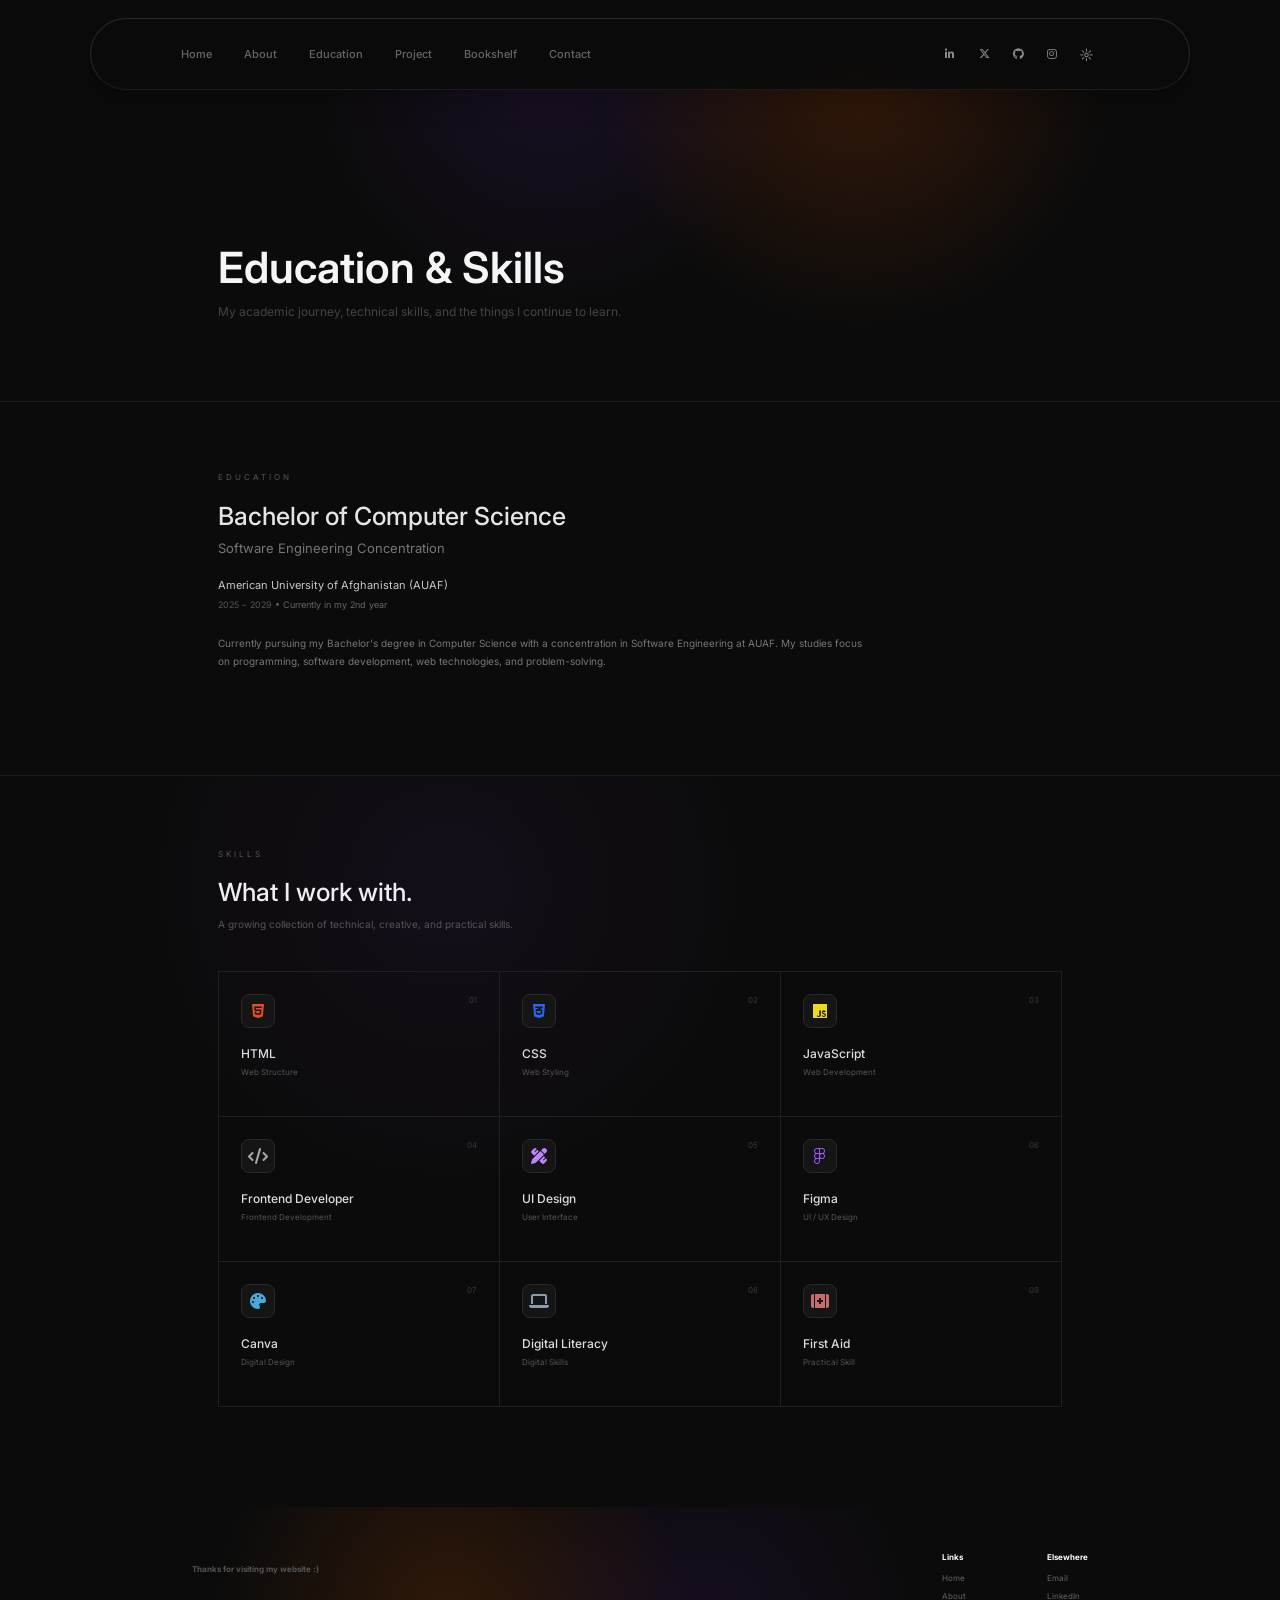
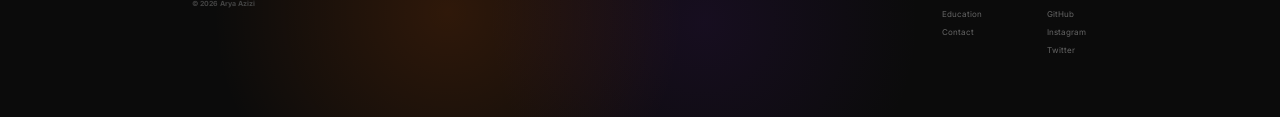
<file: Education.html>
<!DOCTYPE html>
<html lang="en">

<head>
    <meta charset="UTF-8">
    <meta name="viewport" content="width=device-width, initial-scale=1.0">

    <title>Education | Portfolio</title>

    <!-- Your main CSS -->
    <link rel="stylesheet" href="mystyle.css">

    <!-- Font Awesome Icons -->
    <link rel="stylesheet"
          href="https://cdnjs.cloudflare.com/ajax/libs/font-awesome/6.5.2/css/all.min.css">

    <!-- Inter Font -->
    <link rel="preconnect" href="https://fonts.googleapis.com">
    <link rel="preconnect" href="https://fonts.gstatic.com" crossorigin>

    <link href="https://fonts.googleapis.com/css2?family=Inter:wght@400;500;600;700&display=swap"
          rel="stylesheet">
</head>


<body>


<!-- =====================================================
     NAVBAR
===================================================== -->
<nav class="navbar">

    <!-- Navigation -->
    <div class="nav-links">
        <a href="index.html">Home</a>

        <a href="About.html">
            About
        </a>

        <a href="Education.html">
            Education
        </a>
<a href="Project.html">
            Project
        </a>
        

        <a href="Bookshelf.html">Bookshelf</a>

       <a href="Contact.html">
            Contact
        </a>
    </div>




 <div class="nav-icons">

        <!-- LinkedIn -->
        <a
            href="https://www.linkedin.com/in/arya-azizi-8b6535364"
            target="_blank"
            aria-label="LinkedIn"
        >
            <i class="fa-brands fa-linkedin-in"></i>
        </a>


        <!-- X -->
        <a
            href="https://x.com/AryaAzizi90"
            target="_blank"
            aria-label="X"
        >
            <i class="fa-brands fa-x-twitter"></i>
        </a>


        <!-- GitHub -->
        <a
            href="https://github.com/ariaazizi979-cpu"
            target="_blank"
            aria-label="GitHub"
        >
            <i class="fa-brands fa-github"></i>
        </a>


        <!-- Instagram -->
        <a
            href="https://www.instagram.com/"
            target="_blank"
            aria-label="Instagram"
        >
            <i class="fa-brands fa-instagram"></i>
        </a>


        <!-- Theme -->
        <span class="theme-icon">
            ☼
        </span>

    </div>

</nav>




<!-- =====================================================
     EDUCATION HERO
===================================================== -->

<section class="education-hero">

    <div class="hero-content">

        <h1>Education & Skills</h1>

        <p>
            My academic journey, technical skills, and the things
            I continue to learn. 
        </p>

    </div>

</section>



<!-- =====================================================
     EDUCATION
===================================================== -->

<section class="education-section">

    <div class="education-content">


        <div class="education-text">

            <span class="section-label">
                EDUCATION
            </span>


            <h2>
                Bachelor of Computer Science
            </h2>


            <h3>
                Software Engineering Concentration
            </h3>


            <p class="university">
                American University of Afghanistan (AUAF)
            </p>


            <p class="date">
                2025 – 2029
                <span>• Currently in my 2nd year</span>
            </p>


            <p class="description">
                Currently pursuing my Bachelor's degree in Computer
                Science with a concentration in Software Engineering
                at AUAF. My studies focus on programming, software
                development, web technologies, and problem-solving.
            </p>

        </div>

    </div>

</section>



<!-- =====================================================
     SKILLS
===================================================== -->

<section class="skills-section">

    <div class="skills-container">


        <div class="skills-heading">

            <span class="section-label">
                SKILLS
            </span>

            <h2>
                What I work with.
            </h2>

            <p>
                A growing collection of technical, creative,
                and practical skills.
            </p>

        </div>



        <div class="skills-grid">


            <!-- HTML -->

            <div class="skill">

                <div class="skill-icon html-icon">
                    <i class="fa-brands fa-html5"></i>
                </div>

                <span>01</span>

                <h3>HTML</h3>

                <p>Web Structure</p>

            </div>



            <!-- CSS -->

            <div class="skill">

                <div class="skill-icon css-icon">
                    <i class="fa-brands fa-css3-alt"></i>
                </div>

                <span>02</span>

                <h3>CSS</h3>

                <p>Web Styling</p>

            </div>



            <!-- JavaScript -->

            <div class="skill">

                <div class="skill-icon js-icon">
                    <i class="fa-brands fa-js"></i>
                </div>

                <span>03</span>

                <h3>JavaScript</h3>

                <p>Web Development</p>

            </div>



            <!-- Frontend -->

            <div class="skill">

                <div class="skill-icon frontend-icon">
                    <i class="fa-solid fa-code"></i>
                </div>

                <span>04</span>

                <h3>Frontend Developer</h3>

                <p>Frontend Development</p>

            </div>



            <!-- UI Design -->

            <div class="skill">

                <div class="skill-icon ui-icon">
                    <i class="fa-solid fa-pen-ruler"></i>
                </div>

                <span>05</span>

                <h3>UI Design</h3>

                <p>User Interface</p>

            </div>



            <!-- Figma -->

            <div class="skill">

                <div class="skill-icon figma-icon">
                    <i class="fa-brands fa-figma"></i>
                </div>

                <span>06</span>

                <h3>Figma</h3>

                <p>UI / UX Design</p>

            </div>



            <!-- Canva -->

            <div class="skill">

                <div class="skill-icon canva-icon">
                    <i class="fa-solid fa-palette"></i>
                </div>

                <span>07</span>

                <h3>Canva</h3>

                <p>Digital Design</p>

            </div>



            <!-- Digital Literacy -->

            <div class="skill">

                <div class="skill-icon digital-icon">
                    <i class="fa-solid fa-laptop"></i>
                </div>

                <span>08</span>

                <h3>Digital Literacy</h3>

                <p>Digital Skills</p>

            </div>



            <!-- First Aid -->

            <div class="skill">

                <div class="skill-icon firstaid-icon">
                    <i class="fa-solid fa-kit-medical"></i>
                </div>

                <span>09</span>

                <h3>First Aid</h3>

                <p>Practical Skill</p>

            </div>


        </div>

    </div>

</section>



<!-- =====================================================
     FOOTER
===================================================== -->


<footer>

    <!-- Footer Logo -->

    <div class="footer-logo">

       

        <p>
            Thanks for visiting my website :)
        </p>

        <small>
            © 2026 Arya Azizi
        </small>

    </div>



    <!-- Footer Links -->

    <div class="footer-links">


        <div class="footer-links">

            <div class="footer-column">

                <h4>Links</h4>

                <a href="Home.html">Home</a>

                <a href="About.html">About</a>
                <a href="Education.html">Education</a>


                <a href="Contact">Contact</a>

            </div>


        <div class="footer-column">

            <h4>
                Elsewhere
            </h4>


            <!-- EMAIL -->
            <a href="mailto:ariaazizi979@gmail.com">
                Email
            </a>


            <!-- LINKEDIN -->
            <a
                href="https://www.linkedin.com/in/arya-azizi-8b6535364"
                target="_blank"
            >
                LinkedIn
            </a>


            <!-- GITHUB -->
            <a
                href="https://github.com/ariaazizi979-cpu"
                target="_blank"
            >
                GitHub
            </a>


            <!-- INSTAGRAM -->
            <a
                href="https://www.instagram.com/"
                target="_blank"
            >
                Instagram
            </a>


            <!-- X -->
            <a
                href="https://x.com/AryaAzizi90"
                target="_blank"
            >
                Twitter
            </a>

        </div>

    </div>

</footer>

</body>
</html>
</file>
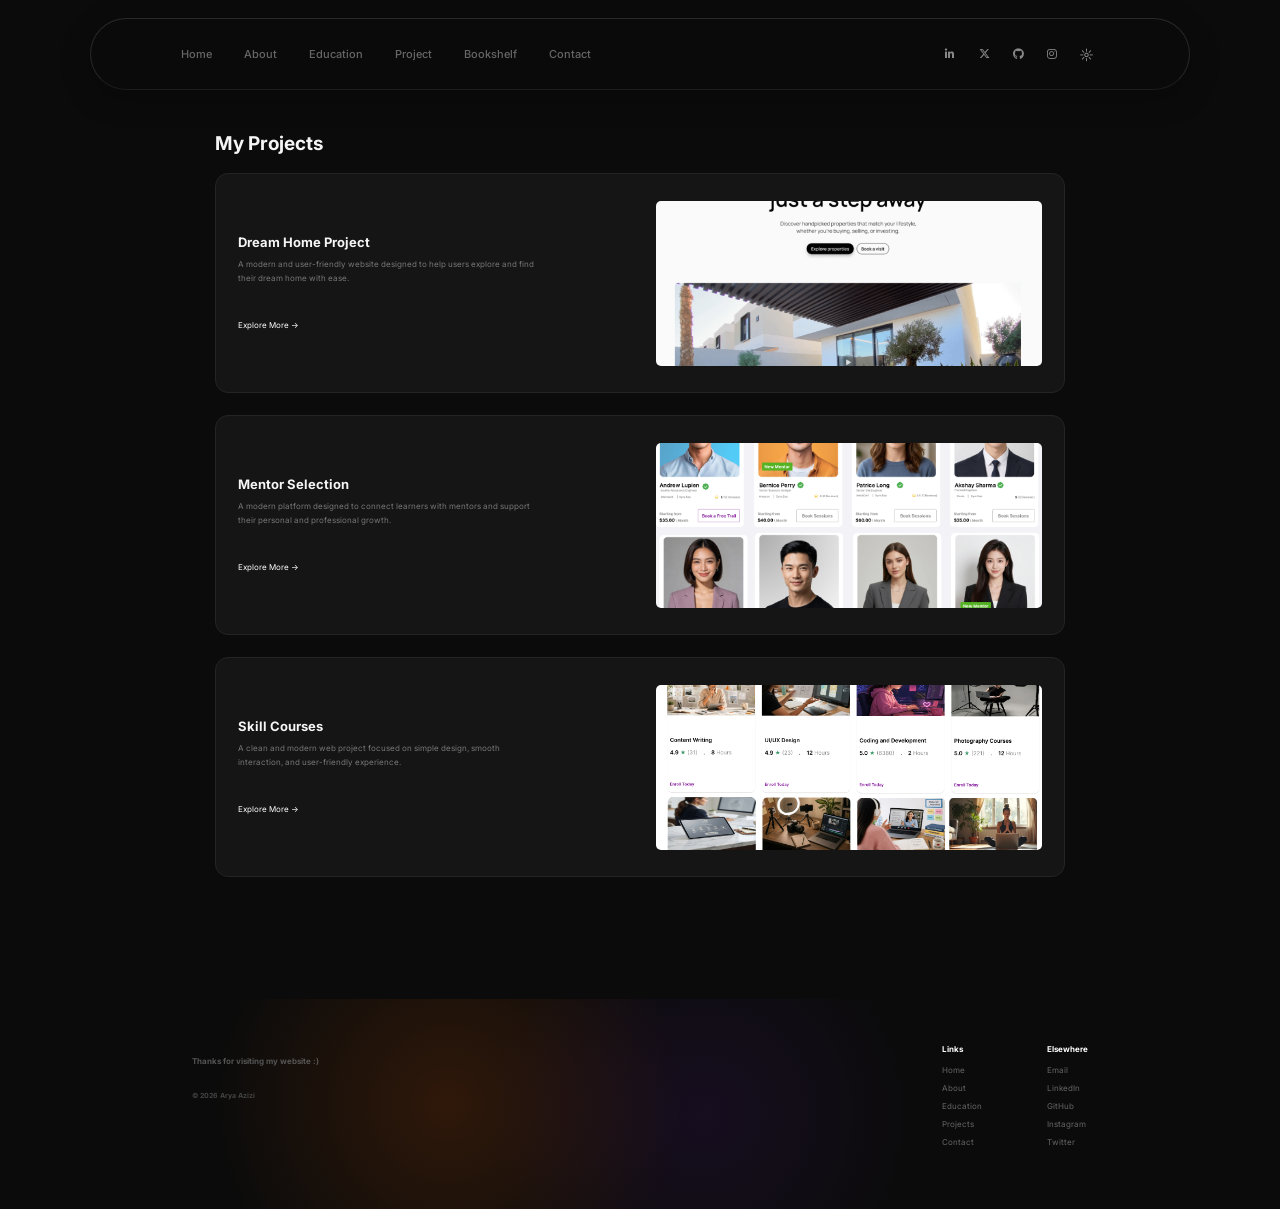
<file: Project.html>
<!DOCTYPE html>
<html lang="en">

<head>
    <meta charset="UTF-8">
    <meta name="viewport" content="width=device-width, initial-scale=1.0">

    <title>Projects | Arya Azizi</title>

    <!-- Google Font -->
    <link rel="preconnect" href="https://fonts.googleapis.com">
    <link rel="preconnect" href="https://fonts.gstatic.com" crossorigin>

    <link
        href="https://fonts.googleapis.com/css2?family=Inter:wght@400;500;600;700&display=swap"
        rel="stylesheet"
    >

    <!-- Font Awesome -->
    <link
        rel="stylesheet"
        href="https://cdnjs.cloudflare.com/ajax/libs/font-awesome/6.5.2/css/all.min.css"
    >

    <!-- CSS -->
    <link rel="stylesheet" href="mystyle.css">
</head>

<body>

    <!-- =================================================
         NAVIGATION
    ================================================== -->

    <nav class="navbar">

        <div class="nav-links">

            <a href="index.html">Home</a>

            <a href="About.html">About</a>

            <a href="Education.html">Education</a>

            <a href="Project.html">Project</a>

            <a href="Bookshelf.html">Bookshelf</a>

            <a href="Contact.html">Contact</a>

        </div>


        <!-- Social Icons -->

        <div class="nav-icons">

            <!-- LinkedIn -->
            <a
                href="https://www.linkedin.com/in/arya-azizi-8b6535364"
                target="_blank"
                aria-label="LinkedIn"
            >
                <i class="fa-brands fa-linkedin-in"></i>
            </a>


            <!-- X -->
            <a
                href="https://x.com/AryaAzizi90"
                target="_blank"
                aria-label="X"
            >
                <i class="fa-brands fa-x-twitter"></i>
            </a>


            <!-- GitHub -->
            <a
                href="https://github.com/ariaazizi979-cpu"
                target="_blank"
                aria-label="GitHub"
            >
                <i class="fa-brands fa-github"></i>
            </a>


            <!-- Instagram -->
            <a
                href="https://www.instagram.com/"
                target="_blank"
                aria-label="Instagram"
            >
                <i class="fa-brands fa-instagram"></i>
            </a>


            <!-- Theme -->
            <span class="theme-icon">
                ☼
            </span>

        </div>

    </nav>


    <!-- =====================================================
         PROJECTS
    ====================================================== -->

    <section class="projects-section" id="projects">

        <div class="section-heading">

            <h2>
                My Projects
            </h2>

        </div>


        <!-- =================================================
             PROJECT 1
        ================================================== -->

        <a
            href="https://bootcamp-eight-blond.vercel.app/"
            class="project-card"
        >

            <div class="project-info">

                <h3>
                    Dream Home Project
                </h3>

                <p>
                    A modern and user-friendly website designed
                    to help users explore and find their dream
                    home with ease.
                </p>

                <span class="visit">
                    Explore More →
                </span>

            </div>


            <div class="project-image">

                <img
                    src="Projects/Screenshot 2026-08-25 052923.png"
                    alt="Dream Home Project"
                >

            </div>

        </a>


        <!-- =================================================
             PROJECT 2
        ================================================== -->

        <a
            href="https://mentor-c-sx5x.vercel.app/"
            class="project-card"
        >

            <div class="project-info">

                <h3>
                    Mentor Selection
                </h3>

                <p>
                    A modern platform designed to connect
                    learners with mentors and support their
                    personal and professional growth.
                </p>

                <span class="visit">
                    Explore More →
                </span>

            </div>


            <div class="project-image">

                <img
                    src="Projects/Screenshot 2026-08-25 053228.png"
                    alt="Mentor Selection Project"
                >

            </div>

        </a>


        <!-- =================================================
             PROJECT 3
        ================================================== -->

        <a
            href="https://skill-course-lilac.vercel.app/"
            class="project-card"
        >

            <div class="project-info">

                <h3>
                    Skill Courses
                </h3>

                <p>
                    A clean and modern web project focused on
                    simple design, smooth interaction, and
                    user-friendly experience.
                </p>

                <span class="visit">
                    Explore More →
                </span>

            </div>


            <div class="project-image">

                <img
                    src="Projects/Screenshot 2026-08-25 053636.png"
                    alt="Web Design Project"
                >

            </div>

        </a>

    </section>


    <!-- =====================================================
         FOOTER
    ====================================================== -->

    <footer>

        <div class="footer-logo">

            <p>
                Thanks for visiting my website :)
            </p>

            <small>
                © 2026 Arya Azizi
            </small>

        </div>


        <div class="footer-links">

            <!-- Links -->

            <div class="footer-column">

                <h4>
                    Links
                </h4>

                <a href="Home.html">
                    Home
                </a>

                <a href="About.html">
                    About
                </a>

                <a href="Education.html">
                    Education
                </a>

                <a href="Project.html">
                    Projects
                </a>

                <a href="Contact.html">
                    Contact
                </a>

            </div>


            <!-- Elsewhere -->

            <div class="footer-column">

                <h4>
                    Elsewhere
                </h4>


                <!-- Email -->

                <a href="mailto:ariaazizi979@gmail.com">
                    Email
                </a>


                <!-- LinkedIn -->

                <a
                    href="https://www.linkedin.com/in/arya-azizi-8b6535364"
                    target="_blank"
                >
                    LinkedIn
                </a>


                <!-- GitHub -->

                <a
                    href="https://github.com/ariaazizi979-cpu"
                    target="_blank"
                >
                    GitHub
                </a>


                <!-- Instagram -->

                <a
                    href="https://www.instagram.com/"
                    target="_blank"
                >
                    Instagram
                </a>


                <!-- X -->

                <a
                    href="https://x.com/AryaAzizi90"
                    target="_blank"
                >
                    Twitter
                </a>

            </div>

        </div>

    </footer>

</body>

</html>
</file>
<file: mystyle.css>
/* =====================================================
   RESET
===================================================== */

* {
    margin: 0;
    padding: 0;
    box-sizing: border-box;
}
s
html {
    scroll-behavior: smooth;
}

body {
    font-family: "Inter", sans-serif;
    background: #0b0b0b;
    color: #f5f5f5;
    overflow-x: hidden;
}

a {
    text-decoration: none;
    color: inherit;
}


/* =====================================================
   NAVBAR - SHARED
===================================================== */

.navbar {
    width: 84%;
    max-width: 1100px;
    height: 58px;

    padding: 0 18px;

    display: flex;
    align-items: center;
    justify-content: space-between;

    position: absolute;
    top: 18px;
    left: 50%;
    transform: translateX(-50%);

    z-index: 100;

    background: rgba(255, 255, 255, 0.06);

    backdrop-filter: blur(18px);
    -webkit-backdrop-filter: blur(18px);

    border: 1px solid rgba(255, 255, 255, 0.13);
    border-radius: 50px;

    box-shadow: 0 8px 30px rgba(0, 0, 0, 0.25);

    transition: 0.3s ease;
}

.navbar:hover {
    background: rgba(255, 255, 255, 0.08);
    border-color: rgba(255, 255, 255, 0.20);
}


/* =====================================================
   NAVIGATION LINKS
===================================================== */

.nav-links {
    display: flex;
    align-items: center;
    gap: 27px;
}

.nav-links a {
    color: #888;
    font-size: 9px;
    transition: 0.3s ease;
}

.nav-links a:hover {
    color: white;
    transform: translateY(-1px);
}

.nav-links i {
    font-size: 7px;
}


/* =====================================================
   NAVIGATION ICONS
===================================================== */

.nav-icons {
    display: flex;
    align-items: center;
    gap: 8px;
}

.nav-icons a,
.theme-icon {
    width: 26px;
    height: 26px;

    display: flex;
    align-items: center;
    justify-content: center;

    color: #888;
    font-size: 11px;

    border-radius: 50%;

    transition: 0.3s ease;
}

.nav-icons a:hover {
    color: white;
    background: rgba(255, 255, 255, 0.10);
    transform: translateY(-2px);
}

.theme-icon {
    cursor: pointer;
    font-size: 14px;
}


/* =====================================================
   HOME - HERO
===================================================== */

.hero {
    min-height: 555px;

    padding: 125px 15% 70px;

    display: flex;
    align-items: center;
    justify-content: space-between;

    position: relative;

    background:
        radial-gradient(
            circle at 65% 4%,
            rgba(255, 90, 0, 0.20),
            transparent 28%
        ),
        radial-gradient(
            circle at 43% 5%,
            rgba(100, 40, 170, 0.17),
            transparent 28%
        ),
        #0b0b0b;
}

.hero-content {
    max-width: 450px;
}

.hero-small {
    color: #777;
    font-size: 11px;
    margin-bottom: 8px;
}

.hero h1 {
    font-size: 42px;
    line-height: 1.1;

    margin-bottom: 18px;

    font-weight: 600;
}

.hero h1 span {
    color: white;
}

.hero-description {
    max-width: 390px;

    color: #777;

    font-size: 10px;

    line-height: 1.8;
}

.hero-buttons {
    display: flex;
    gap: 8px;
    margin-top: 22px;
}


/* =====================================================
   HOME - PROFILE IMAGE
===================================================== */

.hero-image {
    width: 145px;
    height: 145px;

    border-radius: 50%;

    overflow: hidden;

    background: #ddd;

    flex-shrink: 0;

    border: 2px solid rgba(255, 255, 255, 0.15);

    box-shadow:
        0 0 0 6px rgba(255, 255, 255, 0.03),
        0 15px 40px rgba(0, 0, 0, 0.35);

    transition: 0.4s ease;
}

.hero-image img {
    width: 100%;
    height: 100%;

    object-fit: cover;

    transition: 0.5s ease;
}

.hero-image:hover {
    transform: translateY(-7px) scale(1.04);

    border-color: rgba(255, 255, 255, 0.35);

    box-shadow:
        0 0 0 8px rgba(255, 255, 255, 0.04),
        0 20px 50px rgba(0, 0, 0, 0.5);
}

.hero-image:hover img {
    transform: scale(1.08);
}


/* =====================================================
   BUTTON - SHARED
===================================================== */

.btn {
    display: inline-flex;

    align-items: center;
    justify-content: center;

    gap: 7px;

    padding: 9px 14px;

    background: #151515;

    border: 1px solid #272727;

    border-radius: 5px;

    color: #aaa;

    font-size: 9px;

    transition: 0.3s ease;
}

.btn:hover {
    background: #222;

    border-color: #444;

    color: white;

    transform: translateY(-2px);
}


/* =====================================================
   ABOUT SECTION
===================================================== */

.about-section {
    min-height: 100vh;

    position: relative;

    background:
        radial-gradient(
            circle at 65% 4%,
            rgba(255, 90, 0, 0.20),
            transparent 28%
        ),
        radial-gradient(
            circle at 43% 5%,
            rgba(100, 40, 170, 0.17),
            transparent 28%
        ),
        #0b0b0b;
}


/* =====================================================
   ABOUT TITLE
===================================================== */

.about-title {
    padding: 190px 17% 40px;

    border-bottom: 1px solid #1c1c1c;
}

.about-title h1 {
    font-size: 44px;
    line-height: 1.1;

    font-weight: 600;

    margin-bottom: 12px;
}

.about-title p {
    color: #444;
    font-size: 12px;
}


/* =====================================================
   ABOUT CONTENT
===================================================== */

.about-content {
    width: 66%;
    max-width: 850px;

    margin: auto;

    padding: 55px 0 110px;

    display: flex;

    justify-content: space-between;

    align-items: flex-start;

    gap: 45px;
}


/* =====================================================
   ABOUT TEXT
===================================================== */

.about-text {
    width: 55%;
}

.about-text > p {
    color: #d0d0d0;

    font-size: 11px;

    line-height: 1.45;

    margin-bottom: 23px;
}

.about-links {
    color: #777 !important;

    font-size: 8px !important;

    line-height: 1.7 !important;

    margin-top: 10px;
}

.about-links a {
    color: #aaa;

    text-decoration: underline;
}

.about-links a:hover {
    color: white;
}


/* =====================================================
   ABOUT IMAGE
===================================================== */

.about-image-area {
    width: 43%;

    display: flex;

    flex-direction: column;

    align-items: center;
}

.about-image {
    width: 100%;
    height: 435px;

    overflow: hidden;

    border-radius: 55px;

    background: #ddd;

    border: 1px solid rgba(255, 255, 255, 0.12);

    box-shadow: 0 20px 50px rgba(0, 0, 0, 0.35);

    transition: 0.4s ease;
}

.about-image img {
    width: 100%;
    height: 100%;

    display: block;

    object-fit: cover;

    transition: 0.5s ease;
}

.about-image:hover {
    transform: translateY(-5px);

    border-color: rgba(255, 255, 255, 0.25);
}

.about-image:hover img {
    transform: scale(1.04);
}


/* =====================================================
   ABOUT - GET IN TOUCH
===================================================== */

.get-touch {
    margin-top: 20px;

    padding: 13px 22px;

    display: inline-flex;

    align-items: center;

    gap: 8px;

    background: #151515;

    border: 1px solid #292929;

    border-radius: 7px;

    color: #aaa;

    font-size: 9px;

    transition: 0.3s ease;
}

.get-touch:hover {
    color: white;

    background: #222;

    border-color: #444;

    transform: translateY(-2px);
}


/* =====================================================
   PROJECTS
===================================================== */

.projects-section {
    width: 72%;
    max-width: 850px;

    margin: auto;

    padding: 60px 0 100px;
}

.section-heading h2 {
    font-size: 19px;
    margin-bottom: 18px;
}


/* =====================================================
   PROJECT CARD
===================================================== */

.project-card {
    width: 100%;
    min-height: 220px;

    padding: 22px;
    margin-bottom: 22px;

    display: flex;

    align-items: center;
    justify-content: space-between;

    gap: 25px;

    background: #151515;

    border: 1px solid #242424;

    border-radius: 13px;

    transition: 0.3s ease;
}

.project-card:hover {
    transform: translateY(-5px);

    border-color: #444;
}

.project-info {
    width: 48%;
}

.project-icon {
    width: 28px;
    height: 28px;

    margin-bottom: 9px;

    display: flex;

    align-items: center;
    justify-content: center;

    font-weight: 700;
}

.react-icon {
    color: #61dafb;
    font-size: 20px;
}

.storybook-icon {
    background: #ff4785;

    color: white;

    border-radius: 4px;

    font-size: 17px;
}

.project-info h3 {
    font-size: 13px;
    margin-bottom: 8px;
}

.project-info p {
    max-width: 300px;

    color: #777;

    font-size: 8px;

    line-height: 1.7;
}

.visit {
    display: inline-block;

    margin-top: 34px;

    color: white;

    font-size: 8px;
}


/* =====================================================
   PROJECT IMAGE
===================================================== */

.project-image {
    width: 48%;
    height: 165px;

    overflow: hidden;

    border-radius: 5px;
}

.project-image img {
    width: 100%;
    height: 100%;

    object-fit: cover;

    transition: 0.4s ease;
}

.project-card:hover .project-image img {
    transform: scale(1.04);
}


/* =====================================================
   KNOW SECTION
===================================================== */

.know-section {
    width: 72%;
    max-width: 850px;

    margin: auto;

    padding-bottom: 95px;
}

.know-section h2 {
    font-size: 19px;
    margin-bottom: 18px;
}

.know-grid {
    display: grid;

    grid-template-columns: 1fr 1fr;

    gap: 7px;
}


/* =====================================================
   KNOW CARD
===================================================== */

.know-card {
    min-height: 190px;

    padding: 18px;

    display: flex;

    flex-direction: column;

    align-items: center;

    text-align: center;

    background: #151515;

    border: 1px solid transparent;

    border-radius: 11px;

    overflow: hidden;

    transition: 0.35s ease;
}

.know-card:hover {
    transform: translateY(-5px);

    border-color: #333;

    background: #181818;
}

.know-card h3 {
    font-size: 11px;
}

.know-card p {
    margin-top: 6px;
    margin-bottom: 12px;

    color: #666;

    font-size: 7px;
}


/* =====================================================
   KNOW PHOTO
===================================================== */

.know-photo {
    width: 100%;
    height: 105px;

    overflow: hidden;

    border-radius: 8px;

    background: #202020;

    border: 1px solid #292929;
}

.know-photo img {
    width: 100%;
    height: 100%;

    object-fit: cover;

    display: block;

    transition: 0.5s ease;
}

.know-card:hover .know-photo img {
    transform: scale(1.06);
}


/* =====================================================
   CONTACT
===================================================== */

.contact-section {
    width: 72%;
    max-width: 850px;

    margin: auto;

    padding: 10px 0 65px;

    display: flex;

    align-items: center;

    justify-content: space-between;

    border-bottom: 1px solid #222;
}

.contact-text h2 {
    font-size: 19px;
}

.contact-text p {
    max-width: 300px;

    margin-top: 7px;

    color: #666;

    font-size: 8px;

    line-height: 1.6;
}


/* =====================================================
   FOOTER
===================================================== */

footer {
    min-height: 210px;

    padding: 45px 15%;

    display: flex;

    align-items: flex-start;

    justify-content: space-between;

    gap: 50px;

    background:
        radial-gradient(
            circle at 35% 50%,
            rgba(255, 100, 0, 0.15),
            transparent 28%
        ),
        radial-gradient(
            circle at 55% 55%,
            rgba(90, 30, 150, 0.15),
            transparent 30%
        ),
        #0b0b0b;
}

.footer-mark {
    font-size: 25px;
    font-weight: 700;
}

.footer-logo {
    font-size: 25px;
    font-weight: 700;
}

.footer-logo p {
    margin-top: 12px;

    color: #555;

    font-size: 8px;
}

.footer-logo small {
    display: block;

    margin-top: 25px;

    color: #444;

    font-size: 7px;
}

.footer-left {
    display: flex;
    flex-direction: column;
}

.footer-left p {
    margin-top: 12px;

    color: #555;

    font-size: 8px;
}

.footer-left small {
    display: block;

    margin-top: 25px;

    color: #444;

    font-size: 7px;
}

.footer-links {
    display: flex;

    gap: 65px;
}

.footer-column {
    display: flex;

    flex-direction: column;

    gap: 8px;
}

.footer-column h4 {
    margin-bottom: 3px;

    font-size: 8px;

    color: white;
}

.footer-column a {
    color: #666;

    font-size: 8px;

    transition: 0.3s ease;
}

.footer-column a:hover {
    color: white;

    transform: translateX(2px);
}


/* =====================================================
   PROJECT PAGE
===================================================== */

.project-page {
    width: 72%;
    max-width: 850px;

    margin: auto;

    padding: 135px 0 90px;
}

.project-label {
    margin-bottom: 12px;

    color: #777;

    font-size: 8px;

    letter-spacing: 3px;
}

.project-page h1 {
    font-family: "DM Serif Display", Georgia, serif;

    font-size: 44px;

    font-weight: 400;

    line-height: 1.1;

    margin-bottom: 20px;
}

.project-description {
    max-width: 570px;

    margin-bottom: 35px;

    color: #777;

    font-size: 10px;

    line-height: 1.8;
}

.project-main-image {
    width: 100%;

    display: block;

    border: 1px solid #262626;

    border-radius: 13px;

    background: #151515;
}

.project-actions {
    display: flex;

    gap: 8px;

    margin-top: 22px;
}

.project-details {
    display: grid;

    grid-template-columns: 1fr 1fr;

    gap: 40px;

    margin-top: 60px;

    padding-top: 30px;

    border-top: 1px solid #222;
}

.project-details h3 {
    margin-bottom: 10px;

    font-size: 12px;
}

.project-details p {
    color: #666;

    font-size: 9px;

    line-height: 1.7;
}


/* =====================================================
   EDUCATION PAGE
===================================================== */

.education-hero {
    min-height: 330px;

    padding: 145px 17% 55px;

    display: flex;

    align-items: center;

    position: relative;

    border-bottom: 1px solid #1b1b1b;

    background:
        radial-gradient(
            circle at 67% 0%,
            rgba(255, 90, 0, 0.17),
            transparent 28%
        ),
        radial-gradient(
            circle at 43% 0%,
            rgba(100, 40, 170, 0.16),
            transparent 30%
        ),
        #0b0b0b;
}

.education-hero .hero-content {
    max-width: 700px;
}

.education-hero h1 {
    font-size: 43px;

    line-height: 1.1;

    font-weight: 600;

    margin-bottom: 12px;
}

.education-hero p {
    color: #444;

    font-size: 12px;
}


/* =====================================================
   EDUCATION CONTENT
===================================================== */

.education-section {
    width: 66%;
    max-width: 850px;

    margin: auto;

    padding: 70px 0 105px;
}

.education-content {
    display: block;
}

.education-text {
    width: 100%;
    max-width: 720px;
}

.education-text .section-label {
    display: block;

    margin-bottom: 18px;

    color: #555;

    font-size: 8px;

    letter-spacing: 3px;
}

.education-text h2 {
    color: #e5e5e5;

    font-size: 25px;

    font-weight: 500;

    line-height: 1.3;

    margin-bottom: 7px;
}

.education-text h3 {
    color: #777;

    font-size: 13px;

    font-weight: 400;

    margin-bottom: 22px;
}

.education-text .university {
    color: #c7c7c7;

    font-size: 11px;

    margin-bottom: 7px;
}

.education-text .date {
    color: #555;

    font-size: 9px;

    margin-bottom: 24px;
}

.education-text .date span {
    color: #666;
}

.education-text .description {
    max-width: 650px;

    color: #777;

    font-size: 10px;

    line-height: 1.8;
}

.education-card {
    display: none;
}


/* =====================================================
   SKILLS SECTION
===================================================== */

.skills-section {
    padding: 65px 0 100px;

    border-top: 1px solid #1b1b1b;

    background:
        radial-gradient(
            circle at 35% 15%,
            rgba(100, 40, 150, 0.10),
            transparent 30%
        ),
        #0b0b0b;
}

.skills-container {
    width: 66%;
    max-width: 850px;

    margin: auto;
}

.skills-heading {
    margin-bottom: 38px;
}

.skills-heading .section-label {
    color: #555;

    font-size: 8px;

    letter-spacing: 3px;
}

.skills-heading h2 {
    margin-top: 16px;

    color: #eee;

    font-size: 25px;

    font-weight: 500;
}

.skills-heading p {
    max-width: 450px;

    margin-top: 9px;

    color: #555;

    font-size: 10px;

    line-height: 1.7;
}


/* =====================================================
   SKILLS GRID
===================================================== */

.skills-section .skills-grid {
    display: grid;

    grid-template-columns: repeat(3, 1fr);

    border-top: 1px solid #202020;

    border-left: 1px solid #202020;
}

.skills-section .skill {
    min-height: 145px;

    padding: 22px;

    position: relative;

    background: transparent;

    border-right: 1px solid #202020;

    border-bottom: 1px solid #202020;

    transition: 0.3s ease;
}

.skills-section .skill:hover {
    background: rgba(255, 255, 255, 0.025);
}


/* =====================================================
   SKILL ICON
===================================================== */

.skills-section .skill-icon {
    width: 34px;
    height: 34px;

    display: flex;

    align-items: center;
    justify-content: center;

    margin-bottom: 18px;

    background: #151515;

    border: 1px solid #292929;

    border-radius: 8px;

    transition: 0.3s ease;
}

.skills-section .skill-icon i {
    font-size: 16px;

    color: #aaa;

    transition: 0.3s ease;
}


/* =====================================================
   SKILL ICON COLORS
===================================================== */

.skills-section .html-icon i {
    color: #e44d26;
}

.skills-section .css-icon i {
    color: #2965f1;
}

.skills-section .js-icon i {
    color: #f0d91c;
}

.skills-section .frontend-icon i {
    color: #aaa;
}

.skills-section .ui-icon i {
    color: #c084fc;
}

.skills-section .figma-icon i {
    color: #a259ff;
}

.skills-section .canva-icon i {
    color: #4aa8d8;
}

.skills-section .digital-icon i {
    color: #8b9baa;
}

.skills-section .firstaid-icon i {
    color: #c86b6b;
}


/* =====================================================
   ICON HOVER
===================================================== */

.skills-section .skill:hover .skill-icon {
    transform: translateY(-3px);

    background: #1b1b1b;

    border-color: #383838;
}

.skills-section .skill:hover .skill-icon i {
    transform: scale(1.08);
}


/* =====================================================
   SKILL NUMBER
===================================================== */

.skills-section .skill > span {
    position: absolute;

    top: 23px;
    right: 22px;

    color: #383838;

    font-size: 8px;
}


/* =====================================================
   SKILL TEXT
===================================================== */

.skills-section .skill h3 {
    margin-top: 0;

    color: #ddd;

    font-size: 12px;

    font-weight: 500;
}

.skills-section .skill p {
    margin-top: 6px;

    color: #555;

    font-size: 8px;
}


/* =====================================================
   BOOKSHELF PAGE
===================================================== */

.books-container {
    width: 72%;
    max-width: 850px;

    margin: auto;

    padding: 135px 0 100px;
}


/* =====================================================
   BOOKSHELF HEADER
===================================================== */

.bookshelf-header {
    margin-bottom: 45px;
}

.bookshelf-label {
    color: #777;

    font-size: 8px;

    letter-spacing: 3px;

    margin-bottom: 12px;
}

.bookshelf-header h1 {
    font-family: "DM Serif Display", Georgia, serif;

    font-size: 44px;

    font-weight: 400;

    line-height: 1.1;

    margin-bottom: 15px;
}

.bookshelf-header p {
    max-width: 500px;

    color: #666;

    font-size: 10px;

    line-height: 1.8;
}


/* =====================================================
   BOOK GRID
===================================================== */

.books-grid {
    display: grid;

    grid-template-columns: repeat(3, 1fr);

    gap: 15px;
}


/* =====================================================
   BOOK CARD
===================================================== */

.book {
    background: #151515;

    border: 1px solid #242424;

    border-radius: 12px;

    overflow: hidden;

    transition: 0.3s ease;
}

.book:hover {
    transform: translateY(-6px);

    border-color: #444;

    box-shadow:
        0 15px 35px rgba(0, 0, 0, 0.25);
}


/* =====================================================
   BOOK COVER
===================================================== */

.book-cover {
    width: 100%;
    height: 230px;

    overflow: hidden;

    background: #202020;
}

.book-cover img {
    width: 100%;
    height: 100%;

    object-fit: cover;

    display: block;

    transition: 0.4s ease;
}

.book:hover .book-cover img {
    transform: scale(1.05);
}


/* =====================================================
   BOOK INFO
===================================================== */

.book-info {
    padding: 16px;
}

.book-info h3 {
    color: #ddd;

    font-size: 12px;

    line-height: 1.4;

    margin-bottom: 6px;
}

.book-author {
    color: #666;

    font-size: 8px;

    line-height: 1.5;

    margin-bottom: 10px;
}


/* =====================================================
   BOOK TAG
===================================================== */

.book-tag {
    display: inline-block;

    margin-top: 4px;

    padding: 5px 8px;

    background: #1d1d1d;

    border: 1px solid #292929;

    border-radius: 4px;

    color: #777;

    font-size: 7px;
}


/* =====================================================
   MOBILE - SHARED
===================================================== */

@media (max-width: 700px) {

    /* NAVBAR */

    .navbar {
        width: 90%;

        top: 12px;

        padding: 0 14px;
    }

    .nav-links {
        display: none;
    }

    .nav-icons {
        gap: 7px;
    }

    .nav-icons a,
    .theme-icon {
        width: 22px;
        height: 22px;

        font-size: 10px;
    }


    /* HOME HERO */

    .hero {
        padding: 115px 8% 65px;

        flex-direction: column;

        align-items: flex-start;

        gap: 35px;
    }

    .hero h1 {
        font-size: 35px;
    }

    .hero-image {
        align-self: center;
    }


    /* ABOUT TITLE */

    .about-title {
        padding: 135px 8% 35px;
    }

    .about-title h1 {
        font-size: 35px;
    }


    /* ABOUT CONTENT */

    .about-content {
        width: 84%;

        padding: 45px 0 75px;

        flex-direction: column;

        gap: 35px;
    }

    .about-text,
    .about-image-area {
        width: 100%;
    }


    /* ABOUT IMAGE */

    .about-image {
        height: 420px;

        border-radius: 35px;
    }


    /* SECTIONS */

    .projects-section,
    .know-section,
    .contact-section,
    .project-page {
        width: 84%;
    }


    /* PROJECT CARD */

    .project-card {
        flex-direction: column;

        align-items: flex-start;

        gap: 20px;

        padding: 18px;
    }

    .project-info,
    .project-image {
        width: 100%;
    }

    .project-image {
        height: 180px;
    }


    /* KNOW */

    .know-grid {
        grid-template-columns: 1fr;
    }

    .know-photo {
        height: 150px;
    }


    /* CONTACT */

    .contact-section {
        flex-direction: column;

        align-items: flex-start;

        gap: 20px;
    }


    /* PROJECT PAGE */

    .project-page h1 {
        font-size: 34px;
    }

    .project-details {
        grid-template-columns: 1fr;

        gap: 25px;
    }


    /* EDUCATION */

    .education-hero {
        min-height: 290px;

        padding: 125px 8% 45px;
    }

    .education-hero h1 {
        font-size: 34px;
    }

    .education-hero p {
        font-size: 10px;
    }

    .education-section {
        width: 84%;

        padding: 55px 0 75px;
    }

    .education-text h2 {
        font-size: 22px;
    }

    .education-text h3 {
        font-size: 12px;
    }

    .education-text .university {
        font-size: 10px;
    }

    .education-text .description {
        font-size: 9px;

        line-height: 1.8;
    }


    /* SKILLS */

    .skills-section {
        padding: 55px 0 75px;
    }

    .skills-container {
        width: 84%;
    }

    .skills-heading {
        margin-bottom: 30px;
    }

    .skills-heading h2 {
        font-size: 23px;
    }

    .skills-heading p {
        font-size: 9px;
    }

    .skills-section .skills-grid {
        grid-template-columns: repeat(2, 1fr);
    }

    .skills-section .skill {
        min-height: 135px;

        padding: 18px;
    }

    .skills-section .skill-icon {
        width: 32px;
        height: 32px;

        margin-bottom: 15px;
    }

    .skills-section .skill-icon i {
        font-size: 15px;
    }

    .skills-section .skill h3 {
        font-size: 11px;
    }


    /* BOOKSHELF */

    .books-container {
        width: 84%;

        padding: 120px 0 75px;
    }

    .bookshelf-header {
        margin-bottom: 35px;
    }

    .bookshelf-header h1 {
        font-size: 35px;
    }

    .bookshelf-header p {
        font-size: 9px;
    }

    .books-grid {
        grid-template-columns: repeat(2, 1fr);

        gap: 10px;
    }

    .book-cover {
        height: 210px;
    }

    .book-info {
        padding: 13px;
    }

    .book-info h3 {
        font-size: 11px;
    }

    .book-author {
        font-size: 7px;
    }

    .book-tag {
        font-size: 6px;

        padding: 4px 7px;
    }


    /* FOOTER */

    footer {
        padding: 40px 8%;

        flex-direction: column;

        gap: 35px;
    }

    .footer-links {
        gap: 50px;
    }
}


/* =====================================================
   SMALL MOBILE
===================================================== */

@media (max-width: 450px) {

    /* EDUCATION */

    .education-hero h1 {
        font-size: 30px;
    }

    .education-section {
        width: 84%;
    }


    /* SKILLS */

    .skills-section .skills-grid {
        grid-template-columns: 1fr;
    }

    .skills-section .skill {
        min-height: 125px;
    }


    /* BOOKSHELF */

    .bookshelf-header h1 {
        font-size: 31px;
    }

    .books-grid {
        grid-template-columns: 1fr;

        gap: 15px;
    }

    .book-cover {
        height: 300px;
    }

    .book-info {
        padding: 16px;
    }

    .book-info h3 {
        font-size: 12px;
    }

    .book-author {
        font-size: 8px;
    }

    .book-tag {
        font-size: 7px;
    }
}


/* =====================================================
   CONTACT PAGE
===================================================== */

.contact-page {
    min-height: 100vh;

    background:
        radial-gradient(
            circle at 65% 5%,
            rgba(255, 90, 0, 0.20),
            transparent 28%
        ),
        radial-gradient(
            circle at 43% 5%,
            rgba(100, 40, 170, 0.18),
            transparent 28%
        ),
        #0b0b0b;

    color: #f5f5f5;
}


/* =====================================================
   CONTACT HERO
===================================================== */

.contact-hero {
    padding: 190px 17% 65px;

    border-bottom: 1px solid #1c1c1c;
}

.contact-hero h1 {
    font-size: 44px;

    font-weight: 600;

    line-height: 1.1;

    letter-spacing: -1.5px;

    margin-bottom: 12px;
}

.contact-hero p {
    color: #444;

    font-size: 12px;
}


/* =====================================================
   CONTACT FORM AREA
===================================================== */

.contact-form-section {
    width: 72%;

    max-width: 850px;

    margin: auto;

    padding: 45px 0 65px;
}


/* =====================================================
   MESSAGE WINDOW
===================================================== */

.message-window {
    width: 100%;

    background: #171717;

    border: 1px solid #303030;

    border-radius: 12px;

    overflow: hidden;

    box-shadow:
        0 20px 50px rgba(0, 0, 0, 0.35);

    transition:
        border-color 0.3s ease,
        transform 0.3s ease;
}

.message-window:hover {
    border-color: #3b3b3b;

    transform: translateY(-2px);
}


/* =====================================================
   MESSAGE HEADER
===================================================== */

.message-header {
    height: 45px;

    position: relative;

    display: flex;

    align-items: center;

    justify-content: center;

    color: #aaa;

    font-size: 11px;

    border-bottom: 1px solid #292929;

    background: #181818;
}


/* =====================================================
   MAC DOTS
===================================================== */

.window-dots {
    position: absolute;

    left: 14px;

    top: 50%;

    transform: translateY(-50%);

    display: flex;

    gap: 6px;
}

.window-dots span {
    width: 9px;

    height: 9px;

    display: block;

    border-radius: 50%;
}

.window-dots span:nth-child(1) {
    background: #ff5f57;
}

.window-dots span:nth-child(2) {
    background: #febc2e;
}

.window-dots span:nth-child(3) {
    background: #28c840;
}


/* =====================================================
   FORM
===================================================== */

.message-form {
    padding: 0 22px 20px;
}


/* =====================================================
   INPUT ROW
===================================================== */

.form-row {
    height: 45px;

    display: flex;

    align-items: center;

    border-bottom: 1px solid #292929;
}

.form-row label {
    width: 52px;

    flex-shrink: 0;

    color: #d0d0d0;

    font-size: 10px;

    font-weight: 500;
}

.form-row input {
    width: 100%;

    height: 100%;

    padding: 0;

    border: none;

    outline: none;

    background: transparent;

    color: #ddd;

    font-family: "Inter", sans-serif;

    font-size: 9px;
}

.form-row input::placeholder {
    color: #414141;
}

.form-row input:focus {
    color: #fff;
}


/* =====================================================
   MESSAGE BOX
===================================================== */

.message-form textarea {
    width: 100%;

    height: 210px;

    margin-top: 23px;

    padding: 17px;

    border: none;

    outline: none;

    resize: none;

    border-radius: 9px;

    background: #090909;

    color: #ddd;

    font-family: "Inter", sans-serif;

    font-size: 9px;

    line-height: 1.6;

    transition:
        box-shadow 0.3s ease,
        background 0.3s ease;
}

.message-form textarea::placeholder {
    color: #333;
}

.message-form textarea:focus {
    background: #0c0c0c;

    box-shadow:
        inset 0 0 0 1px #292929;
}


/* =====================================================
   SEND AREA
===================================================== */

.send-area {
    display: flex;

    justify-content: flex-end;

    margin-top: 20px;
}

.send-area button {
    display: flex;

    align-items: center;

    justify-content: center;

    gap: 9px;

    padding: 11px 22px;

    border: 1px solid #303030;

    border-radius: 6px;

    background: #181818;

    color: #aaa;

    font-family: "Inter", sans-serif;

    font-size: 9px;

    cursor: pointer;

    transition:
        background 0.3s ease,
        border-color 0.3s ease,
        color 0.3s ease,
        transform 0.3s ease;
}

.send-area button i {
    font-size: 8px;

    transition: transform 0.3s ease;
}

.send-area button:hover {
    background: #242424;

    border-color: #444;

    color: white;

    transform: translateY(-2px);
}

.send-area button:hover i {
    transform: translateX(3px);
}


/* =====================================================
   SOCIAL ICONS
===================================================== */

.contact-socials {
    display: flex;

    justify-content: center;

    align-items: center;

    gap: 28px;

    margin-top: 38px;
}

.contact-socials a {
    display: flex;

    align-items: center;

    justify-content: center;

    color: #888;

    font-size: 14px;

    transition:
        color 0.3s ease,
        transform 0.3s ease;
}

.contact-socials a:hover {
    color: white;

    transform: translateY(-3px);
}


/* =====================================================
   MOBILE
===================================================== */

@media (max-width: 700px) {

    .contact-hero {
        padding: 135px 8% 45px;
    }

    .contact-hero h1 {
        font-size: 35px;
    }

    .contact-hero p {
        font-size: 11px;
    }

    .contact-form-section {
        width: 84%;

        padding: 35px 0 55px;
    }

    .message-form {
        padding: 0 15px 16px;
    }

    .form-row {
        height: 43px;
    }

    .form-row label {
        width: 48px;

        font-size: 9px;
    }

    .form-row input {
        font-size: 8px;
    }

    .message-form textarea {
        height: 180px;

        margin-top: 18px;

        padding: 14px;

        font-size: 8px;
    }

    .send-area {
        margin-top: 16px;
    }

    .send-area button {
        padding: 10px 19px;

        font-size: 8px;
    }

    .contact-socials {
        gap: 20px;

        flex-wrap: wrap;
    }
}


/* =====================================================
   SMALL MOBILE
===================================================== */

@media (max-width: 450px) {

    .contact-hero {
        padding: 125px 8% 40px;
    }

    .contact-hero h1 {
        font-size: 31px;
    }

    .contact-hero p {
        font-size: 10px;
    }

    .contact-form-section {
        width: 84%;
    }

    .message-header {
        height: 42px;

        font-size: 10px;
    }

    .window-dots {
        left: 12px;

        gap: 5px;
    }

    .window-dots span {
        width: 8px;

        height: 8px;
    }

    .message-form textarea {
        height: 165px;
    }

    .contact-socials {
        gap: 18px;

        margin-top: 30px;
    }

    .contact-socials a {
        font-size: 13px;
    }
}


/* =====================================================
   RESET
===================================================== */

* {
    margin: 0;
    padding: 0;
    box-sizing: border-box;
}

html {
    scroll-behavior: smooth;
}

body {
    min-height: 100vh;

    font-family: "Inter", sans-serif;

    background: #0b0b0b;

    color: #f5f5f5;

    overflow-x: hidden;
}

a {
    color: inherit;
    text-decoration: none;
}

button,
input,
textarea {
    font-family: inherit;
}


/* =====================================================
   NAVBAR
===================================================== */

.navbar {
    position: relative;
    z-index: 20;

    width: 100%;
    height: 72px;

    display: flex;
    align-items: center;
    justify-content: space-between;

    padding: 0 7%;

    background: rgba(11, 11, 11, 0.88);

    border-bottom: 1px solid #1c1c1c;

    backdrop-filter: blur(10px);
}


/* Logo */

.logo {
    font-size: 22px;

    font-weight: 700;

    letter-spacing: -1px;

    color: #f5f5f5;
}

.logo span {
    color: #777;
}


/* Navigation */

.nav-links {
    display: flex;
    align-items: center;

    gap: 32px;
}

.nav-links a {
    position: relative;

    color: #666;

    font-size: 11px;

    font-weight: 500;

    transition:
        color 0.3s ease;
}

.nav-links a:hover,
.nav-links a.active {
    color: #fff;
}

.nav-links a.active::after {
    content: "";

    position: absolute;

    left: 50%;
    bottom: -8px;

    width: 4px;
    height: 4px;

    border-radius: 50%;

    background: #fff;

    transform: translateX(-50%);
}


/* =====================================================
   CONTACT PAGE
===================================================== */

.contact-page {
    position: relative;

    min-height: calc(100vh - 72px);

    overflow: hidden;

    background:
        radial-gradient(
            circle at 67% 2%,
            rgba(255, 90, 0, 0.18),
            transparent 27%
        ),
        radial-gradient(
            circle at 43% 2%,
            rgba(100, 40, 170, 0.17),
            transparent 27%
        ),
        #0b0b0b;
}


/* =====================================================
   BACKGROUND GLOWS
===================================================== */

.glow {
    position: absolute;

    pointer-events: none;

    filter: blur(80px);

    opacity: 0.25;

    border-radius: 50%;
}

.glow-purple {
    width: 180px;
    height: 180px;

    top: 40px;
    left: 32%;

    background: rgba(110, 40, 180, 0.25);
}

.glow-orange {
    width: 220px;
    height: 220px;

    top: 20px;
    right: 22%;

    background: rgba(255, 80, 0, 0.2);
}


/* =====================================================
   CONTACT HERO
===================================================== */

.contact-hero {
    position: relative;
    z-index: 2;

    padding: 135px 17% 58px;

    border-bottom: 1px solid #1c1c1c;
}


/* Small title */

.hero-small-title {
    display: block;

    margin-bottom: 18px;

    color: #555;

    font-size: 9px;

    font-weight: 600;

    letter-spacing: 3px;
}


/* Main heading */

.contact-hero h1 {
    font-size: 52px;

    font-weight: 600;

    line-height: 1.05;

    letter-spacing: -2.5px;

    margin-bottom: 13px;
}

.contact-hero h1 span {
    color: #777;
}


/* Description */

.contact-hero p {
    color: #555;

    font-size: 12px;

    line-height: 1.6;
}


/* =====================================================
   CONTACT CONTENT
===================================================== */

.contact-content {
    position: relative;
    z-index: 2;

    width: 72%;

    max-width: 850px;

    margin: 0 auto;

    padding: 48px 0 70px;
}


/* =====================================================
   MESSAGE WINDOW
===================================================== */

.message-window {
    width: 100%;

    background: #171717;

    border: 1px solid #303030;

    border-radius: 12px;

    overflow: hidden;

    box-shadow:
        0 25px 60px rgba(0, 0, 0, 0.4);

    transition:
        border-color 0.3s ease,
        transform 0.3s ease;
}

.message-window:hover {
    border-color: #3b3b3b;

    transform: translateY(-2px);
}


/* =====================================================
   WINDOW HEADER
===================================================== */

.message-header {
    position: relative;

    height: 45px;

    display: flex;
    align-items: center;
    justify-content: center;

    background: #181818;

    border-bottom: 1px solid #292929;
}


/* Title */

.window-title {
    color: #aaa;

    font-size: 10px;

    font-weight: 500;
}


/* Right icon */

.window-right-icon {
    position: absolute;

    right: 15px;

    top: 50%;

    transform: translateY(-50%);

    color: #555;

    font-size: 11px;
}


/* =====================================================
   MAC DOTS
===================================================== */

.window-dots {
    position: absolute;

    left: 14px;

    top: 50%;

    display: flex;

    gap: 6px;

    transform: translateY(-50%);
}

.window-dots span {
    display: block;

    width: 9px;
    height: 9px;

    border-radius: 50%;
}

.window-dots span:nth-child(1) {
    background: #ff5f57;
}

.window-dots span:nth-child(2) {
    background: #febc2e;
}

.window-dots span:nth-child(3) {
    background: #28c840;
}


/* =====================================================
   MESSAGE FORM
===================================================== */

.message-form {
    padding: 0 22px 22px;
}


/* =====================================================
   INPUT ROW
===================================================== */

.form-row {
    width: 100%;
    height: 47px;

    display: flex;
    align-items: center;

    border-bottom: 1px solid #292929;
}


/* Labels */

.form-row label {
    width: 58px;

    flex-shrink: 0;

    color: #c5c5c5;

    font-size: 10px;

    font-weight: 500;
}


/* Inputs */

.form-row input {
    width: 100%;
    height: 100%;

    border: none;
    outline: none;

    background: transparent;

    color: #ddd;

    font-size: 10px;
}

.form-row input::placeholder {
    color: #414141;

    transition: color 0.2s ease;
}

.form-row input:focus::placeholder {
    color: #555;
}


/* =====================================================
   MESSAGE TEXTAREA
===================================================== */

.message-form textarea {
    width: 100%;
    height: 205px;

    margin-top: 23px;

    padding: 17px;

    border: none;
    outline: none;

    border-radius: 9px;

    resize: none;

    background: #090909;

    color: #ddd;

    font-size: 10px;

    line-height: 1.7;

    transition:
        background 0.3s ease,
        box-shadow 0.3s ease;
}

.message-form textarea::placeholder {
    color: #333;
}

.message-form textarea:focus {
    background: #0c0c0c;

    box-shadow:
        inset 0 0 0 1px #292929;
}


/* =====================================================
   SEND AREA
===================================================== */

.send-area {
    display: flex;

    align-items: center;

    justify-content: space-between;

    margin-top: 20px;
}


/* Small note */

.send-note {
    color: #414141;

    font-size: 9px;
}


/* =====================================================
   SEND BUTTON
===================================================== */

.send-area button {
    display: flex;

    align-items: center;
    justify-content: center;

    gap: 9px;

    padding: 11px 21px;

    border: 1px solid #303030;

    border-radius: 6px;

    background: #181818;

    color: #aaa;

    font-size: 9px;

    font-weight: 500;

    cursor: pointer;

    transition:
        background 0.3s ease,
        border-color 0.3s ease,
        color 0.3s ease,
        transform 0.3s ease;
}

.send-area button i {
    font-size: 8px;

    transition:
        transform 0.3s ease;
}

.send-area button:hover {
    background: #252525;

    border-color: #444;

    color: #fff;

    transform: translateY(-2px);
}

.send-area button:hover i {
    transform: translateX(3px);
}


/* =====================================================
   SOCIAL ICONS
===================================================== */

.contact-socials {
    display: flex;

    align-items: center;
    justify-content: center;

    gap: 29px;

    margin-top: 38px;
}

.contact-socials a {
    width: 18px;
    height: 18px;

    display: flex;

    align-items: center;
    justify-content: center;

    color: #777;

    font-size: 14px;

    transition:
        color 0.3s ease,
        transform 0.3s ease;
}

.contact-socials a:hover {
    color: #fff;

    transform: translateY(-3px);
}


/* =====================================================
   FOOTER
===================================================== */

.footer {
    padding: 25px 7%;

    text-align: center;

    border-top: 1px solid #1c1c1c;

    background: #0b0b0b;
}

.footer p {
    color: #3f3f3f;

    font-size: 9px;
}


/* =====================================================
   TABLET
===================================================== */

@media (max-width: 900px) {

    .contact-hero {
        padding-left: 10%;
        padding-right: 10%;
    }

    .contact-content {
        width: 80%;
    }
}


/* =====================================================
   MOBILE
===================================================== */

@media (max-width: 700px) {

    /* Navbar */

    .navbar {
        height: 65px;

        padding: 0 7%;
    }

    .logo {
        font-size: 20px;
    }

    .nav-links {
        gap: 17px;
    }

    .nav-links a {
        font-size: 9px;
    }


    /* Hero */

    .contact-hero {
        padding: 115px 8% 45px;
    }

    .hero-small-title {
        font-size: 8px;

        margin-bottom: 14px;
    }

    .contact-hero h1 {
        font-size: 38px;

        letter-spacing: -1.7px;
    }

    .contact-hero p {
        font-size: 10px;
    }


    /* Content */

    .contact-content {
        width: 84%;

        padding: 35px 0 55px;
    }


    /* Form */

    .message-form {
        padding: 0 15px 17px;
    }

    .form-row {
        height: 44px;
    }

    .form-row label {
        width: 50px;

        font-size: 9px;
    }

    .form-row input {
        font-size: 9px;
    }


    /* Textarea */

    .message-form textarea {
        height: 180px;

        margin-top: 18px;

        padding: 14px;

        font-size: 9px;
    }


    /* Send */

    .send-area {
        margin-top: 17px;
    }

    .send-note {
        font-size: 8px;
    }

    .send-area button {
        padding: 10px 17px;

        font-size: 8px;
    }


    /* Social */

    .contact-socials {
        gap: 22px;

        flex-wrap: wrap;

        margin-top: 30px;
    }

    .contact-socials a {
        font-size: 13px;
    }
}


/* =====================================================
   SMALL MOBILE
===================================================== */

@media (max-width: 450px) {

    .navbar {
        padding: 0 20px;
    }

    .nav-links {
        gap: 12px;
    }

    .nav-links a {
        font-size: 8px;
    }


    .contact-hero {
        padding: 105px 8% 40px;
    }

    .contact-hero h1 {
        font-size: 32px;

        letter-spacing: -1.4px;
    }


    .contact-content {
        width: 88%;
    }


    .message-header {
        height: 42px;
    }

    .window-dots {
        left: 12px;

        gap: 5px;
    }

    .window-dots span {
        width: 8px;
        height: 8px;
    }

    .window-title {
        font-size: 9px;
    }

    .window-right-icon {
        right: 12px;

        font-size: 10px;
    }


    .message-form textarea {
        height: 165px;
    }


    .send-area {
        align-items: flex-end;

        flex-direction: column;

        gap: 13px;
    }

    .send-note {
        align-self: flex-start;
    }

    .send-area button {
        width: 100%;
    }


    .contact-socials {
        gap: 19px;
    }


    .footer {
        padding: 22px 20px;
    }
}

/* =====================================================
   RESET
===================================================== */

* {
    margin: 0;
    padding: 0;
    box-sizing: border-box;
}
s
html {
    scroll-behavior: smooth;
}

body {
    font-family: "Inter", sans-serif;
    background: #0b0b0b;
    color: #f5f5f5;
    overflow-x: hidden;
}

a {
    text-decoration: none;
    color: inherit;
}


/* =====================================================
   NAVBAR - SHARED
===================================================== */

.navbar {
    width: 84%;
    max-width: 1100px;
    height: 58px;

    padding: 0 18px;

    display: flex;
    align-items: center;
    justify-content: space-between;

    position: absolute;
    top: 18px;
    left: 50%;
    transform: translateX(-50%);

    z-index: 100;

    background: rgba(255, 255, 255, 0.06);

    backdrop-filter: blur(18px);
    -webkit-backdrop-filter: blur(18px);

    border: 1px solid rgba(255, 255, 255, 0.13);
    border-radius: 50px;

    box-shadow: 0 8px 30px rgba(0, 0, 0, 0.25);

    transition: 0.3s ease;
}

.navbar:hover {
    background: rgba(255, 255, 255, 0.08);
    border-color: rgba(255, 255, 255, 0.20);
}


/* =====================================================
   NAVIGATION LINKS
===================================================== */

.nav-links {
    display: flex;
    align-items: center;
    gap: 27px;
}

.nav-links a {
    color: #888;
    font-size: 9px;
    transition: 0.3s ease;
}

.nav-links a:hover {
    color: white;
    transform: translateY(-1px);
}

.nav-links i {
    font-size: 7px;
}


/* =====================================================
   NAVIGATION ICONS
===================================================== */

.nav-icons {
    display: flex;
    align-items: center;
    gap: 8px;
}

.nav-icons a,
.theme-icon {
    width: 26px;
    height: 26px;

    display: flex;
    align-items: center;
    justify-content: center;

    color: #888;
    font-size: 11px;

    border-radius: 50%;

    transition: 0.3s ease;
}

.nav-icons a:hover {
    color: white;
    background: rgba(255, 255, 255, 0.10);
    transform: translateY(-2px);
}

.theme-icon {
    cursor: pointer;
    font-size: 14px;
}


/* =====================================================
   HOME - HERO
===================================================== */

.hero {
    min-height: 555px;

    padding: 125px 15% 70px;

    display: flex;
    align-items: center;
    justify-content: space-between;

    position: relative;

    background:
        radial-gradient(
            circle at 65% 4%,
            rgba(255, 90, 0, 0.20),
            transparent 28%
        ),
        radial-gradient(
            circle at 43% 5%,
            rgba(100, 40, 170, 0.17),
            transparent 28%
        ),
        #0b0b0b;
}

.hero-content {
    max-width: 450px;
}

.hero-small {
    color: #777;
    font-size: 11px;
    margin-bottom: 8px;
}

.hero h1 {
    font-size: 42px;
    line-height: 1.1;

    margin-bottom: 18px;

    font-weight: 600;
}

.hero h1 span {
    color: white;
}

.hero-description {
    max-width: 390px;

    color: #777;

    font-size: 10px;

    line-height: 1.8;
}

.hero-buttons {
    display: flex;
    gap: 8px;
    margin-top: 22px;
}


/* =====================================================
   HOME - PROFILE IMAGE
===================================================== */

.hero-image {
    width: 145px;
    height: 145px;

    border-radius: 50%;

    overflow: hidden;

    background: #ddd;

    flex-shrink: 0;

    border: 2px solid rgba(255, 255, 255, 0.15);

    box-shadow:
        0 0 0 6px rgba(255, 255, 255, 0.03),
        0 15px 40px rgba(0, 0, 0, 0.35);

    transition: 0.4s ease;
}

.hero-image img {
    width: 100%;
    height: 100%;

    object-fit: cover;

    transition: 0.5s ease;
}

.hero-image:hover {
    transform: translateY(-7px) scale(1.04);

    border-color: rgba(255, 255, 255, 0.35);

    box-shadow:
        0 0 0 8px rgba(255, 255, 255, 0.04),
        0 20px 50px rgba(0, 0, 0, 0.5);
}

.hero-image:hover img {
    transform: scale(1.08);
}


/* =====================================================
   BUTTON - SHARED
===================================================== */

.btn {
    display: inline-flex;

    align-items: center;
    justify-content: center;

    gap: 7px;

    padding: 9px 14px;

    background: #151515;

    border: 1px solid #272727;

    border-radius: 5px;

    color: #aaa;

    font-size: 9px;

    transition: 0.3s ease;
}

.btn:hover {
    background: #222;

    border-color: #444;

    color: white;

    transform: translateY(-2px);
}


/* =====================================================
   ABOUT SECTION
===================================================== */

.about-section {
    min-height: 100vh;

    position: relative;

    background:
        radial-gradient(
            circle at 65% 4%,
            rgba(255, 90, 0, 0.20),
            transparent 28%
        ),
        radial-gradient(
            circle at 43% 5%,
            rgba(100, 40, 170, 0.17),
            transparent 28%
        ),
        #0b0b0b;
}


/* =====================================================
   ABOUT TITLE
===================================================== */

.about-title {
    padding: 190px 17% 40px;

    border-bottom: 1px solid #1c1c1c;
}

.about-title h1 {
    font-size: 44px;
    line-height: 1.1;

    font-weight: 600;

    margin-bottom: 12px;
}

.about-title p {
    color: #444;
    font-size: 12px;
}


/* =====================================================
   ABOUT CONTENT
===================================================== */

.about-content {
    width: 66%;
    max-width: 850px;

    margin: auto;

    padding: 55px 0 110px;

    display: flex;

    justify-content: space-between;

    align-items: flex-start;

    gap: 45px;
}


/* =====================================================
   ABOUT TEXT
===================================================== */

.about-text {
    width: 55%;
}

.about-text > p {
    color: #d0d0d0;

    font-size: 11px;

    line-height: 1.45;

    margin-bottom: 23px;
}

.about-links {
    color: #777 !important;

    font-size: 8px !important;

    line-height: 1.7 !important;

    margin-top: 10px;
}

.about-links a {
    color: #aaa;

    text-decoration: underline;
}

.about-links a:hover {
    color: white;
}


/* =====================================================
   ABOUT IMAGE
===================================================== */

.about-image-area {
    width: 43%;

    display: flex;

    flex-direction: column;

    align-items: center;
}

.about-image {
    width: 100%;
    height: 435px;

    overflow: hidden;

    border-radius: 55px;

    background: #ddd;

    border: 1px solid rgba(255, 255, 255, 0.12);

    box-shadow: 0 20px 50px rgba(0, 0, 0, 0.35);

    transition: 0.4s ease;
}

.about-image img {
    width: 100%;
    height: 100%;

    display: block;

    object-fit: cover;

    transition: 0.5s ease;
}

.about-image:hover {
    transform: translateY(-5px);

    border-color: rgba(255, 255, 255, 0.25);
}

.about-image:hover img {
    transform: scale(1.04);
}


/* =====================================================
   ABOUT - GET IN TOUCH
===================================================== */

.get-touch {
    margin-top: 20px;

    padding: 13px 22px;

    display: inline-flex;

    align-items: center;

    gap: 8px;

    background: #151515;

    border: 1px solid #292929;

    border-radius: 7px;

    color: #aaa;

    font-size: 9px;

    transition: 0.3s ease;
}

.get-touch:hover {
    color: white;

    background: #222;

    border-color: #444;

    transform: translateY(-2px);
}


/* =====================================================
   PROJECTS
===================================================== */

.projects-section {
    width: 72%;
    max-width: 850px;

    margin: auto;

    padding: 60px 0 100px;
}

.section-heading h2 {
    font-size: 19px;
    margin-bottom: 18px;
}


/* =====================================================
   PROJECT CARD
===================================================== */

.project-card {
    width: 100%;
    min-height: 220px;

    padding: 22px;
    margin-bottom: 22px;

    display: flex;

    align-items: center;
    justify-content: space-between;

    gap: 25px;

    background: #151515;

    border: 1px solid #242424;

    border-radius: 13px;

    transition: 0.3s ease;
}

.project-card:hover {
    transform: translateY(-5px);

    border-color: #444;
}

.project-info {
    width: 48%;
}

.project-icon {
    width: 28px;
    height: 28px;

    margin-bottom: 9px;

    display: flex;

    align-items: center;
    justify-content: center;

    font-weight: 700;
}

.react-icon {
    color: #61dafb;
    font-size: 20px;
}

.storybook-icon {
    background: #ff4785;

    color: white;

    border-radius: 4px;

    font-size: 17px;
}

.project-info h3 {
    font-size: 13px;
    margin-bottom: 8px;
}

.project-info p {
    max-width: 300px;

    color: #777;

    font-size: 8px;

    line-height: 1.7;
}

.visit {
    display: inline-block;

    margin-top: 34px;

    color: white;

    font-size: 8px;
}


/* =====================================================
   PROJECT IMAGE
===================================================== */

.project-image {
    width: 48%;
    height: 165px;

    overflow: hidden;

    border-radius: 5px;
}

.project-image img {
    width: 100%;
    height: 100%;

    object-fit: cover;

    transition: 0.4s ease;
}

.project-card:hover .project-image img {
    transform: scale(1.04);
}


/* =====================================================
   KNOW SECTION
===================================================== */

.know-section {
    width: 72%;
    max-width: 850px;

    margin: auto;

    padding-bottom: 95px;
}

.know-section h2 {
    font-size: 19px;
    margin-bottom: 18px;
}

.know-grid {
    display: grid;

    grid-template-columns: 1fr 1fr;

    gap: 7px;
}


/* =====================================================
   KNOW CARD
===================================================== */

.know-card {
    min-height: 190px;

    padding: 18px;

    display: flex;

    flex-direction: column;

    align-items: center;

    text-align: center;

    background: #151515;

    border: 1px solid transparent;

    border-radius: 11px;

    overflow: hidden;

    transition: 0.35s ease;
}

.know-card:hover {
    transform: translateY(-5px);

    border-color: #333;

    background: #181818;
}

.know-card h3 {
    font-size: 11px;
}

.know-card p {
    margin-top: 6px;
    margin-bottom: 12px;

    color: #666;

    font-size: 7px;
}


/* =====================================================
   KNOW PHOTO
===================================================== */

.know-photo {
    width: 100%;
    height: 105px;

    overflow: hidden;

    border-radius: 8px;

    background: #202020;

    border: 1px solid #292929;
}

.know-photo img {
    width: 100%;
    height: 100%;

    object-fit: cover;

    display: block;

    transition: 0.5s ease;
}

.know-card:hover .know-photo img {
    transform: scale(1.06);
}


/* =====================================================
   CONTACT
===================================================== */

.contact-section {
    width: 72%;
    max-width: 850px;

    margin: auto;

    padding: 10px 0 65px;

    display: flex;

    align-items: center;

    justify-content: space-between;

    border-bottom: 1px solid #222;
}

.contact-text h2 {
    font-size: 19px;
}

.contact-text p {
    max-width: 300px;

    margin-top: 7px;

    color: #666;

    font-size: 8px;

    line-height: 1.6;
}


/* =====================================================
   FOOTER
===================================================== */

footer {
    min-height: 210px;

    padding: 45px 15%;

    display: flex;

    align-items: flex-start;

    justify-content: space-between;

    gap: 50px;

    background:
        radial-gradient(
            circle at 35% 50%,
            rgba(255, 100, 0, 0.15),
            transparent 28%
        ),
        radial-gradient(
            circle at 55% 55%,
            rgba(90, 30, 150, 0.15),
            transparent 30%
        ),
        #0b0b0b;
}

.footer-mark {
    font-size: 25px;
    font-weight: 700;
}

.footer-logo {
    font-size: 25px;
    font-weight: 700;
}

.footer-logo p {
    margin-top: 12px;

    color: #555;

    font-size: 8px;
}

.footer-logo small {
    display: block;

    margin-top: 25px;

    color: #444;

    font-size: 7px;
}

.footer-left {
    display: flex;
    flex-direction: column;
}

.footer-left p {
    margin-top: 12px;

    color: #555;

    font-size: 8px;
}

.footer-left small {
    display: block;

    margin-top: 25px;

    color: #444;

    font-size: 7px;
}

.footer-links {
    display: flex;

    gap: 65px;
}

.footer-column {
    display: flex;

    flex-direction: column;

    gap: 8px;
}

.footer-column h4 {
    margin-bottom: 3px;

    font-size: 8px;

    color: white;
}

.footer-column a {
    color: #666;

    font-size: 8px;

    transition: 0.3s ease;
}

.footer-column a:hover {
    color: white;

    transform: translateX(2px);
}


/* =====================================================
   PROJECT PAGE
===================================================== */

.project-page {
    width: 72%;
    max-width: 850px;

    margin: auto;

    padding: 135px 0 90px;
}

.project-label {
    margin-bottom: 12px;

    color: #777;

    font-size: 8px;

    letter-spacing: 3px;
}

.project-page h1 {
    font-family: "DM Serif Display", Georgia, serif;

    font-size: 44px;

    font-weight: 400;

    line-height: 1.1;

    margin-bottom: 20px;
}

.project-description {
    max-width: 570px;

    margin-bottom: 35px;

    color: #777;

    font-size: 10px;

    line-height: 1.8;
}

.project-main-image {
    width: 100%;

    display: block;

    border: 1px solid #262626;

    border-radius: 13px;

    background: #151515;
}

.project-actions {
    display: flex;

    gap: 8px;

    margin-top: 22px;
}

.project-details {
    display: grid;

    grid-template-columns: 1fr 1fr;

    gap: 40px;

    margin-top: 60px;

    padding-top: 30px;

    border-top: 1px solid #222;
}

.project-details h3 {
    margin-bottom: 10px;

    font-size: 12px;
}

.project-details p {
    color: #666;

    font-size: 9px;

    line-height: 1.7;
}


/* =====================================================
   EDUCATION PAGE
===================================================== */

.education-hero {
    min-height: 330px;

    padding: 145px 17% 55px;

    display: flex;

    align-items: center;

    position: relative;

    border-bottom: 1px solid #1b1b1b;

    background:
        radial-gradient(
            circle at 67% 0%,
            rgba(255, 90, 0, 0.17),
            transparent 28%
        ),
        radial-gradient(
            circle at 43% 0%,
            rgba(100, 40, 170, 0.16),
            transparent 30%
        ),
        #0b0b0b;
}

.education-hero .hero-content {
    max-width: 700px;
}

.education-hero h1 {
    font-size: 43px;

    line-height: 1.1;

    font-weight: 600;

    margin-bottom: 12px;
}

.education-hero p {
    color: #444;

    font-size: 12px;
}


/* =====================================================
   EDUCATION CONTENT
===================================================== */

.education-section {
    width: 66%;
    max-width: 850px;

    margin: auto;

    padding: 70px 0 105px;
}

.education-content {
    display: block;
}

.education-text {
    width: 100%;
    max-width: 720px;
}

.education-text .section-label {
    display: block;

    margin-bottom: 18px;

    color: #555;

    font-size: 8px;

    letter-spacing: 3px;
}

.education-text h2 {
    color: #e5e5e5;

    font-size: 25px;

    font-weight: 500;

    line-height: 1.3;

    margin-bottom: 7px;
}

.education-text h3 {
    color: #777;

    font-size: 13px;

    font-weight: 400;

    margin-bottom: 22px;
}

.education-text .university {
    color: #c7c7c7;

    font-size: 11px;

    margin-bottom: 7px;
}

.education-text .date {
    color: #555;

    font-size: 9px;

    margin-bottom: 24px;
}

.education-text .date span {
    color: #666;
}

.education-text .description {
    max-width: 650px;

    color: #777;

    font-size: 10px;

    line-height: 1.8;
}

.education-card {
    display: none;
}


/* =====================================================
   SKILLS SECTION
===================================================== */

.skills-section {
    padding: 65px 0 100px;

    border-top: 1px solid #1b1b1b;

    background:
        radial-gradient(
            circle at 35% 15%,
            rgba(100, 40, 150, 0.10),
            transparent 30%
        ),
        #0b0b0b;
}

.skills-container {
    width: 66%;
    max-width: 850px;

    margin: auto;
}

.skills-heading {
    margin-bottom: 38px;
}

.skills-heading .section-label {
    color: #555;

    font-size: 8px;

    letter-spacing: 3px;
}

.skills-heading h2 {
    margin-top: 16px;

    color: #eee;

    font-size: 25px;

    font-weight: 500;
}

.skills-heading p {
    max-width: 450px;

    margin-top: 9px;

    color: #555;

    font-size: 10px;

    line-height: 1.7;
}


/* =====================================================
   SKILLS GRID
===================================================== */

.skills-section .skills-grid {
    display: grid;

    grid-template-columns: repeat(3, 1fr);

    border-top: 1px solid #202020;

    border-left: 1px solid #202020;
}

.skills-section .skill {
    min-height: 145px;

    padding: 22px;

    position: relative;

    background: transparent;

    border-right: 1px solid #202020;

    border-bottom: 1px solid #202020;

    transition: 0.3s ease;
}

.skills-section .skill:hover {
    background: rgba(255, 255, 255, 0.025);
}


/* =====================================================
   SKILL ICON
===================================================== */

.skills-section .skill-icon {
    width: 34px;
    height: 34px;

    display: flex;

    align-items: center;
    justify-content: center;

    margin-bottom: 18px;

    background: #151515;

    border: 1px solid #292929;

    border-radius: 8px;

    transition: 0.3s ease;
}

.skills-section .skill-icon i {
    font-size: 16px;

    color: #aaa;

    transition: 0.3s ease;
}


/* =====================================================
   SKILL ICON COLORS
===================================================== */

.skills-section .html-icon i {
    color: #e44d26;
}

.skills-section .css-icon i {
    color: #2965f1;
}

.skills-section .js-icon i {
    color: #f0d91c;
}

.skills-section .frontend-icon i {
    color: #aaa;
}

.skills-section .ui-icon i {
    color: #c084fc;
}

.skills-section .figma-icon i {
    color: #a259ff;
}

.skills-section .canva-icon i {
    color: #4aa8d8;
}

.skills-section .digital-icon i {
    color: #8b9baa;
}

.skills-section .firstaid-icon i {
    color: #c86b6b;
}


/* =====================================================
   ICON HOVER
===================================================== */

.skills-section .skill:hover .skill-icon {
    transform: translateY(-3px);

    background: #1b1b1b;

    border-color: #383838;
}

.skills-section .skill:hover .skill-icon i {
    transform: scale(1.08);
}


/* =====================================================
   SKILL NUMBER
===================================================== */

.skills-section .skill > span {
    position: absolute;

    top: 23px;
    right: 22px;

    color: #383838;

    font-size: 8px;
}


/* =====================================================
   SKILL TEXT
===================================================== */

.skills-section .skill h3 {
    margin-top: 0;

    color: #ddd;

    font-size: 12px;

    font-weight: 500;
}

.skills-section .skill p {
    margin-top: 6px;

    color: #555;

    font-size: 8px;
}


/* =====================================================
   BOOKSHELF PAGE
===================================================== */

.books-container {
    width: 72%;
    max-width: 850px;

    margin: auto;

    padding: 135px 0 100px;
}


/* =====================================================
   BOOKSHELF HEADER
===================================================== */

.bookshelf-header {
    margin-bottom: 45px;
}

.bookshelf-label {
    color: #777;

    font-size: 8px;

    letter-spacing: 3px;

    margin-bottom: 12px;
}

.bookshelf-header h1 {
    font-family: "DM Serif Display", Georgia, serif;

    font-size: 44px;

    font-weight: 400;

    line-height: 1.1;

    margin-bottom: 15px;
}

.bookshelf-header p {
    max-width: 500px;

    color: #666;

    font-size: 10px;

    line-height: 1.8;
}


/* =====================================================
   BOOK GRID
===================================================== */

.books-grid {
    display: grid;

    grid-template-columns: repeat(3, 1fr);

    gap: 15px;
}


/* =====================================================
   BOOK CARD
===================================================== */

.book {
    background: #151515;

    border: 1px solid #242424;

    border-radius: 12px;

    overflow: hidden;

    transition: 0.3s ease;
}

.book:hover {
    transform: translateY(-6px);

    border-color: #444;

    box-shadow:
        0 15px 35px rgba(0, 0, 0, 0.25);
}


/* =====================================================
   BOOK COVER
===================================================== */

.book-cover {
    width: 100%;
    height: 230px;

    overflow: hidden;

    background: #202020;
}

.book-cover img {
    width: 100%;
    height: 100%;

    object-fit: cover;

    display: block;

    transition: 0.4s ease;
}

.book:hover .book-cover img {
    transform: scale(1.05);
}


/* =====================================================
   BOOK INFO
===================================================== */

.book-info {
    padding: 16px;
}

.book-info h3 {
    color: #ddd;

    font-size: 12px;

    line-height: 1.4;

    margin-bottom: 6px;
}

.book-author {
    color: #666;

    font-size: 8px;

    line-height: 1.5;

    margin-bottom: 10px;
}


/* =====================================================
   BOOK TAG
===================================================== */

.book-tag {
    display: inline-block;

    margin-top: 4px;

    padding: 5px 8px;

    background: #1d1d1d;

    border: 1px solid #292929;

    border-radius: 4px;

    color: #777;

    font-size: 7px;
}


/* =====================================================
   MOBILE - SHARED
===================================================== */

@media (max-width: 700px) {

    /* NAVBAR */

    .navbar {
        width: 90%;

        top: 12px;

        padding: 0 14px;
    }

    .nav-links {
        display: none;
    }

    .nav-icons {
        gap: 7px;
    }

    .nav-icons a,
    .theme-icon {
        width: 22px;
        height: 22px;

        font-size: 10px;
    }


    /* HOME HERO */

    .hero {
        padding: 115px 8% 65px;

        flex-direction: column;

        align-items: flex-start;

        gap: 35px;
    }

    .hero h1 {
        font-size: 35px;
    }

    .hero-image {
        align-self: center;
    }


    /* ABOUT TITLE */

    .about-title {
        padding: 135px 8% 35px;
    }

    .about-title h1 {
        font-size: 35px;
    }


    /* ABOUT CONTENT */

    .about-content {
        width: 84%;

        padding: 45px 0 75px;

        flex-direction: column;

        gap: 35px;
    }

    .about-text,
    .about-image-area {
        width: 100%;
    }


    /* ABOUT IMAGE */

    .about-image {
        height: 420px;

        border-radius: 35px;
    }


    /* SECTIONS */

    .projects-section,
    .know-section,
    .contact-section,
    .project-page {
        width: 84%;
    }


    /* PROJECT CARD */

    .project-card {
        flex-direction: column;

        align-items: flex-start;

        gap: 20px;

        padding: 18px;
    }

    .project-info,
    .project-image {
        width: 100%;
    }

    .project-image {
        height: 180px;
    }


    /* KNOW */

    .know-grid {
        grid-template-columns: 1fr;
    }

    .know-photo {
        height: 150px;
    }


    /* CONTACT */

    .contact-section {
        flex-direction: column;

        align-items: flex-start;

        gap: 20px;
    }


    /* PROJECT PAGE */

    .project-page h1 {
        font-size: 34px;
    }

    .project-details {
        grid-template-columns: 1fr;

        gap: 25px;
    }


    /* EDUCATION */

    .education-hero {
        min-height: 290px;

        padding: 125px 8% 45px;
    }

    .education-hero h1 {
        font-size: 34px;
    }

    .education-hero p {
        font-size: 10px;
    }

    .education-section {
        width: 84%;

        padding: 55px 0 75px;
    }

    .education-text h2 {
        font-size: 22px;
    }

    .education-text h3 {
        font-size: 12px;
    }

    .education-text .university {
        font-size: 10px;
    }

    .education-text .description {
        font-size: 9px;

        line-height: 1.8;
    }


    /* SKILLS */

    .skills-section {
        padding: 55px 0 75px;
    }

    .skills-container {
        width: 84%;
    }

    .skills-heading {
        margin-bottom: 30px;
    }

    .skills-heading h2 {
        font-size: 23px;
    }

    .skills-heading p {
        font-size: 9px;
    }

    .skills-section .skills-grid {
        grid-template-columns: repeat(2, 1fr);
    }

    .skills-section .skill {
        min-height: 135px;

        padding: 18px;
    }

    .skills-section .skill-icon {
        width: 32px;
        height: 32px;

        margin-bottom: 15px;
    }

    .skills-section .skill-icon i {
        font-size: 15px;
    }

    .skills-section .skill h3 {
        font-size: 11px;
    }


    /* BOOKSHELF */

    .books-container {
        width: 84%;

        padding: 120px 0 75px;
    }

    .bookshelf-header {
        margin-bottom: 35px;
    }

    .bookshelf-header h1 {
        font-size: 35px;
    }

    .bookshelf-header p {
        font-size: 9px;
    }

    .books-grid {
        grid-template-columns: repeat(2, 1fr);

        gap: 10px;
    }

    .book-cover {
        height: 210px;
    }

    .book-info {
        padding: 13px;
    }

    .book-info h3 {
        font-size: 11px;
    }

    .book-author {
        font-size: 7px;
    }

    .book-tag {
        font-size: 6px;

        padding: 4px 7px;
    }


    /* FOOTER */

    footer {
        padding: 40px 8%;

        flex-direction: column;

        gap: 35px;
    }

    .footer-links {
        gap: 50px;
    }
}


/* =====================================================
   SMALL MOBILE
===================================================== */

@media (max-width: 450px) {

    /* EDUCATION */

    .education-hero h1 {
        font-size: 30px;
    }

    .education-section {
        width: 84%;
    }


    /* SKILLS */

    .skills-section .skills-grid {
        grid-template-columns: 1fr;
    }

    .skills-section .skill {
        min-height: 125px;
    }


    /* BOOKSHELF */

    .bookshelf-header h1 {
        font-size: 31px;
    }

    .books-grid {
        grid-template-columns: 1fr;

        gap: 15px;
    }

    .book-cover {
        height: 300px;
    }

    .book-info {
        padding: 16px;
    }

    .book-info h3 {
        font-size: 12px;
    }

    .book-author {
        font-size: 8px;
    }

    .book-tag {
        font-size: 7px;
    }
}


/* =====================================================
   CONTACT PAGE
===================================================== */

.contact-page {
    min-height: 100vh;

    background:
        radial-gradient(
            circle at 65% 5%,
            rgba(255, 90, 0, 0.20),
            transparent 28%
        ),
        radial-gradient(
            circle at 43% 5%,
            rgba(100, 40, 170, 0.18),
            transparent 28%
        ),
        #0b0b0b;

    color: #f5f5f5;
}


/* =====================================================
   CONTACT HERO
===================================================== */

.contact-hero {
    padding: 190px 17% 65px;

    border-bottom: 1px solid #1c1c1c;
}

.contact-hero h1 {
    font-size: 44px;

    font-weight: 600;

    line-height: 1.1;

    letter-spacing: -1.5px;

    margin-bottom: 12px;
}

.contact-hero p {
    color: #444;

    font-size: 12px;
}


/* =====================================================
   CONTACT FORM AREA
===================================================== */

.contact-form-section {
    width: 72%;

    max-width: 850px;

    margin: auto;

    padding: 45px 0 65px;
}


/* =====================================================
   MESSAGE WINDOW
===================================================== */

.message-window {
    width: 100%;

    background: #171717;

    border: 1px solid #303030;

    border-radius: 12px;

    overflow: hidden;

    box-shadow:
        0 20px 50px rgba(0, 0, 0, 0.35);

    transition:
        border-color 0.3s ease,
        transform 0.3s ease;
}

.message-window:hover {
    border-color: #3b3b3b;

    transform: translateY(-2px);
}


/* =====================================================
   MESSAGE HEADER
===================================================== */

.message-header {
    height: 45px;

    position: relative;

    display: flex;

    align-items: center;

    justify-content: center;

    color: #aaa;

    font-size: 11px;

    border-bottom: 1px solid #292929;

    background: #181818;
}


/* =====================================================
   MAC DOTS
===================================================== */

.window-dots {
    position: absolute;

    left: 14px;

    top: 50%;

    transform: translateY(-50%);

    display: flex;

    gap: 6px;
}

.window-dots span {
    width: 9px;

    height: 9px;

    display: block;

    border-radius: 50%;
}

.window-dots span:nth-child(1) {
    background: #ff5f57;
}

.window-dots span:nth-child(2) {
    background: #febc2e;
}

.window-dots span:nth-child(3) {
    background: #28c840;
}


/* =====================================================
   FORM
===================================================== */

.message-form {
    padding: 0 22px 20px;
}


/* =====================================================
   INPUT ROW
===================================================== */

.form-row {
    height: 45px;

    display: flex;

    align-items: center;

    border-bottom: 1px solid #292929;
}

.form-row label {
    width: 52px;

    flex-shrink: 0;

    color: #d0d0d0;

    font-size: 10px;

    font-weight: 500;
}

.form-row input {
    width: 100%;

    height: 100%;

    padding: 0;

    border: none;

    outline: none;

    background: transparent;

    color: #ddd;

    font-family: "Inter", sans-serif;

    font-size: 9px;
}

.form-row input::placeholder {
    color: #414141;
}

.form-row input:focus {
    color: #fff;
}


/* =====================================================
   MESSAGE BOX
===================================================== */

.message-form textarea {
    width: 100%;

    height: 210px;

    margin-top: 23px;

    padding: 17px;

    border: none;

    outline: none;

    resize: none;

    border-radius: 9px;

    background: #090909;

    color: #ddd;

    font-family: "Inter", sans-serif;

    font-size: 9px;

    line-height: 1.6;

    transition:
        box-shadow 0.3s ease,
        background 0.3s ease;
}

.message-form textarea::placeholder {
    color: #333;
}

.message-form textarea:focus {
    background: #0c0c0c;

    box-shadow:
        inset 0 0 0 1px #292929;
}


/* =====================================================
   SEND AREA
===================================================== */

.send-area {
    display: flex;

    justify-content: flex-end;

    margin-top: 20px;
}

.send-area button {
    display: flex;

    align-items: center;

    justify-content: center;

    gap: 9px;

    padding: 11px 22px;

    border: 1px solid #303030;

    border-radius: 6px;

    background: #181818;

    color: #aaa;

    font-family: "Inter", sans-serif;

    font-size: 9px;

    cursor: pointer;

    transition:
        background 0.3s ease,
        border-color 0.3s ease,
        color 0.3s ease,
        transform 0.3s ease;
}

.send-area button i {
    font-size: 8px;

    transition: transform 0.3s ease;
}

.send-area button:hover {
    background: #242424;

    border-color: #444;

    color: white;

    transform: translateY(-2px);
}

.send-area button:hover i {
    transform: translateX(3px);
}


/* =====================================================
   SOCIAL ICONS
===================================================== */

.contact-socials {
    display: flex;

    justify-content: center;

    align-items: center;

    gap: 28px;

    margin-top: 38px;
}

.contact-socials a {
    display: flex;

    align-items: center;

    justify-content: center;

    color: #888;

    font-size: 14px;

    transition:
        color 0.3s ease,
        transform 0.3s ease;
}

.contact-socials a:hover {
    color: white;

    transform: translateY(-3px);
}


/* =====================================================
   MOBILE
===================================================== */

@media (max-width: 700px) {

    .contact-hero {
        padding: 135px 8% 45px;
    }

    .contact-hero h1 {
        font-size: 35px;
    }

    .contact-hero p {
        font-size: 11px;
    }

    .contact-form-section {
        width: 84%;

        padding: 35px 0 55px;
    }

    .message-form {
        padding: 0 15px 16px;
    }

    .form-row {
        height: 43px;
    }

    .form-row label {
        width: 48px;

        font-size: 9px;
    }

    .form-row input {
        font-size: 8px;
    }

    .message-form textarea {
        height: 180px;

        margin-top: 18px;

        padding: 14px;

        font-size: 8px;
    }

    .send-area {
        margin-top: 16px;
    }

    .send-area button {
        padding: 10px 19px;

        font-size: 8px;
    }

    .contact-socials {
        gap: 20px;

        flex-wrap: wrap;
    }
}


/* =====================================================
   SMALL MOBILE
===================================================== */

@media (max-width: 450px) {

    .contact-hero {
        padding: 125px 8% 40px;
    }

    .contact-hero h1 {
        font-size: 31px;
    }

    .contact-hero p {
        font-size: 10px;
    }

    .contact-form-section {
        width: 84%;
    }

    .message-header {
        height: 42px;

        font-size: 10px;
    }

    .window-dots {
        left: 12px;

        gap: 5px;
    }

    .window-dots span {
        width: 8px;

        height: 8px;
    }

    .message-form textarea {
        height: 165px;
    }

    .contact-socials {
        gap: 18px;

        margin-top: 30px;
    }

    .contact-socials a {
        font-size: 13px;
    }
}


/* =====================================================
   RESET
===================================================== */

* {
    margin: 0;
    padding: 0;
    box-sizing: border-box;
}

html {
    scroll-behavior: smooth;
}

body {
    min-height: 100vh;

    font-family: "Inter", sans-serif;

    background: #0b0b0b;

    color: #f5f5f5;

    overflow-x: hidden;
}

a {
    color: inherit;
    text-decoration: none;
}

button,
input,
textarea {
    font-family: inherit;
}


/* =====================================================
   NAVBAR
===================================================== */

.navbar {
    position: relative;
    z-index: 20;

    width: 100%;
    height: 72px;

    display: flex;
    align-items: center;
    justify-content: space-between;

    padding: 0 7%;

    background: rgba(11, 11, 11, 0.88);

    border-bottom: 1px solid #1c1c1c;

    backdrop-filter: blur(10px);
}


/* Logo */

.logo {
    font-size: 22px;

    font-weight: 700;

    letter-spacing: -1px;

    color: #f5f5f5;
}

.logo span {
    color: #777;
}


/* Navigation */

.nav-links {
    display: flex;
    align-items: center;

    gap: 32px;
}

.nav-links a {
    position: relative;

    color: #666;

    font-size: 11px;

    font-weight: 500;

    transition:
        color 0.3s ease;
}

.nav-links a:hover,
.nav-links a.active {
    color: #fff;
}

.nav-links a.active::after {
    content: "";

    position: absolute;

    left: 50%;
    bottom: -8px;

    width: 4px;
    height: 4px;

    border-radius: 50%;

    background: #fff;

    transform: translateX(-50%);
}


/* =====================================================
   CONTACT PAGE
===================================================== */

.contact-page {
    position: relative;

    min-height: calc(100vh - 72px);

    overflow: hidden;

    background:
        radial-gradient(
            circle at 67% 2%,
            rgba(255, 90, 0, 0.18),
            transparent 27%
        ),
        radial-gradient(
            circle at 43% 2%,
            rgba(100, 40, 170, 0.17),
            transparent 27%
        ),
        #0b0b0b;
}


/* =====================================================
   BACKGROUND GLOWS
===================================================== */

.glow {
    position: absolute;

    pointer-events: none;

    filter: blur(80px);

    opacity: 0.25;

    border-radius: 50%;
}

.glow-purple {
    width: 180px;
    height: 180px;

    top: 40px;
    left: 32%;

    background: rgba(110, 40, 180, 0.25);
}

.glow-orange {
    width: 220px;
    height: 220px;

    top: 20px;
    right: 22%;

    background: rgba(255, 80, 0, 0.2);
}


/* =====================================================
   CONTACT HERO
===================================================== */

.contact-hero {
    position: relative;
    z-index: 2;

    padding: 135px 17% 58px;

    border-bottom: 1px solid #1c1c1c;
}


/* Small title */

.hero-small-title {
    display: block;

    margin-bottom: 18px;

    color: #555;

    font-size: 9px;

    font-weight: 600;

    letter-spacing: 3px;
}


/* Main heading */

.contact-hero h1 {
    font-size: 52px;

    font-weight: 600;

    line-height: 1.05;

    letter-spacing: -2.5px;

    margin-bottom: 13px;
}

.contact-hero h1 span {
    color: #777;
}


/* Description */

.contact-hero p {
    color: #555;

    font-size: 12px;

    line-height: 1.6;
}


/* =====================================================
   CONTACT CONTENT
===================================================== */

.contact-content {
    position: relative;
    z-index: 2;

    width: 72%;

    max-width: 850px;

    margin: 0 auto;

    padding: 48px 0 70px;
}


/* =====================================================
   MESSAGE WINDOW
===================================================== */

.message-window {
    width: 100%;

    background: #171717;

    border: 1px solid #303030;

    border-radius: 12px;

    overflow: hidden;

    box-shadow:
        0 25px 60px rgba(0, 0, 0, 0.4);

    transition:
        border-color 0.3s ease,
        transform 0.3s ease;
}

.message-window:hover {
    border-color: #3b3b3b;

    transform: translateY(-2px);
}


/* =====================================================
   WINDOW HEADER
===================================================== */

.message-header {
    position: relative;

    height: 45px;

    display: flex;
    align-items: center;
    justify-content: center;

    background: #181818;

    border-bottom: 1px solid #292929;
}


/* Title */

.window-title {
    color: #aaa;

    font-size: 10px;

    font-weight: 500;
}


/* Right icon */

.window-right-icon {
    position: absolute;

    right: 15px;

    top: 50%;

    transform: translateY(-50%);

    color: #555;

    font-size: 11px;
}


/* =====================================================
   MAC DOTS
===================================================== */

.window-dots {
    position: absolute;

    left: 14px;

    top: 50%;

    display: flex;

    gap: 6px;

    transform: translateY(-50%);
}

.window-dots span {
    display: block;

    width: 9px;
    height: 9px;

    border-radius: 50%;
}

.window-dots span:nth-child(1) {
    background: #ff5f57;
}

.window-dots span:nth-child(2) {
    background: #febc2e;
}

.window-dots span:nth-child(3) {
    background: #28c840;
}


/* =====================================================
   MESSAGE FORM
===================================================== */

.message-form {
    padding: 0 22px 22px;
}


/* =====================================================
   INPUT ROW
===================================================== */

.form-row {
    width: 100%;
    height: 47px;

    display: flex;
    align-items: center;

    border-bottom: 1px solid #292929;
}


/* Labels */

.form-row label {
    width: 58px;

    flex-shrink: 0;

    color: #c5c5c5;

    font-size: 10px;

    font-weight: 500;
}


/* Inputs */

.form-row input {
    width: 100%;
    height: 100%;

    border: none;
    outline: none;

    background: transparent;

    color: #ddd;

    font-size: 10px;
}

.form-row input::placeholder {
    color: #414141;

    transition: color 0.2s ease;
}

.form-row input:focus::placeholder {
    color: #555;
}


/* =====================================================
   MESSAGE TEXTAREA
===================================================== */

.message-form textarea {
    width: 100%;
    height: 205px;

    margin-top: 23px;

    padding: 17px;

    border: none;
    outline: none;

    border-radius: 9px;

    resize: none;

    background: #090909;

    color: #ddd;

    font-size: 10px;

    line-height: 1.7;

    transition:
        background 0.3s ease,
        box-shadow 0.3s ease;
}

.message-form textarea::placeholder {
    color: #333;
}

.message-form textarea:focus {
    background: #0c0c0c;

    box-shadow:
        inset 0 0 0 1px #292929;
}


/* =====================================================
   SEND AREA
===================================================== */

.send-area {
    display: flex;

    align-items: center;

    justify-content: space-between;

    margin-top: 20px;
}


/* Small note */

.send-note {
    color: #414141;

    font-size: 9px;
}


/* =====================================================
   SEND BUTTON
===================================================== */

.send-area button {
    display: flex;

    align-items: center;
    justify-content: center;

    gap: 9px;

    padding: 11px 21px;

    border: 1px solid #303030;

    border-radius: 6px;

    background: #181818;

    color: #aaa;

    font-size: 9px;

    font-weight: 500;

    cursor: pointer;

    transition:
        background 0.3s ease,
        border-color 0.3s ease,
        color 0.3s ease,
        transform 0.3s ease;
}

.send-area button i {
    font-size: 8px;

    transition:
        transform 0.3s ease;
}

.send-area button:hover {
    background: #252525;

    border-color: #444;

    color: #fff;

    transform: translateY(-2px);
}

.send-area button:hover i {
    transform: translateX(3px);
}


/* =====================================================
   SOCIAL ICONS
===================================================== */

.contact-socials {
    display: flex;

    align-items: center;
    justify-content: center;

    gap: 29px;

    margin-top: 38px;
}

.contact-socials a {
    width: 18px;
    height: 18px;

    display: flex;

    align-items: center;
    justify-content: center;

    color: #777;

    font-size: 14px;

    transition:
        color 0.3s ease,
        transform 0.3s ease;
}

.contact-socials a:hover {
    color: #fff;

    transform: translateY(-3px);
}


/* =====================================================
   FOOTER
===================================================== */

.footer {
    padding: 25px 7%;

    text-align: center;

    border-top: 1px solid #1c1c1c;

    background: #0b0b0b;
}

.footer p {
    color: #3f3f3f;

    font-size: 9px;
}


/* =====================================================
   TABLET
===================================================== */

@media (max-width: 900px) {

    .contact-hero {
        padding-left: 10%;
        padding-right: 10%;
    }

    .contact-content {
        width: 80%;
    }
}


/* =====================================================
   MOBILE
===================================================== */

@media (max-width: 700px) {

    /* Navbar */

    .navbar {
        height: 65px;

        padding: 0 7%;
    }

    .logo {
        font-size: 20px;
    }

    .nav-links {
        gap: 17px;
    }

    .nav-links a {
        font-size: 9px;
    }


    /* Hero */

    .contact-hero {
        padding: 115px 8% 45px;
    }

    .hero-small-title {
        font-size: 8px;

        margin-bottom: 14px;
    }

    .contact-hero h1 {
        font-size: 38px;

        letter-spacing: -1.7px;
    }

    .contact-hero p {
        font-size: 10px;
    }


    /* Content */

    .contact-content {
        width: 84%;

        padding: 35px 0 55px;
    }


    /* Form */

    .message-form {
        padding: 0 15px 17px;
    }

    .form-row {
        height: 44px;
    }

    .form-row label {
        width: 50px;

        font-size: 9px;
    }

    .form-row input {
        font-size: 9px;
    }


    /* Textarea */

    .message-form textarea {
        height: 180px;

        margin-top: 18px;

        padding: 14px;

        font-size: 9px;
    }


    /* Send */

    .send-area {
        margin-top: 17px;
    }

    .send-note {
        font-size: 8px;
    }

    .send-area button {
        padding: 10px 17px;

        font-size: 8px;
    }


    /* Social */

    .contact-socials {
        gap: 22px;

        flex-wrap: wrap;

        margin-top: 30px;
    }

    .contact-socials a {
        font-size: 13px;
    }
}


/* =====================================================
   SMALL MOBILE
===================================================== */

@media (max-width: 450px) {

    .navbar {
        padding: 0 20px;
    }

    .nav-links {
        gap: 12px;
    }

    .nav-links a {
        font-size: 8px;
    }


    .contact-hero {
        padding: 105px 8% 40px;
    }

    .contact-hero h1 {
        font-size: 32px;

        letter-spacing: -1.4px;
    }


    .contact-content {
        width: 88%;
    }


    .message-header {
        height: 42px;
    }

    .window-dots {
        left: 12px;

        gap: 5px;
    }

    .window-dots span {
        width: 8px;
        height: 8px;
    }

    .window-title {
        font-size: 9px;
    }

    .window-right-icon {
        right: 12px;

        font-size: 10px;
    }


    .message-form textarea {
        height: 165px;
    }


    .send-area {
        align-items: flex-end;

        flex-direction: column;

        gap: 13px;
    }

    .send-note {
        align-self: flex-start;
    }

    .send-area button {
        width: 100%;
    }


    .contact-socials {
        gap: 19px;
    }


    .footer {
        padding: 22px 20px;
    }
}





/* ===== Luxury Animations ===== */

@keyframes fadeUp {
  from{
    opacity:0;
    transform:translateY(40px);
  }
  to{
    opacity:1;
    transform:translateY(0);
  }
}

@keyframes float {
  0%,100%{transform:translateY(0);}
  50%{transform:translateY(-10px);}
}

@keyframes glow {
  0%,100%{
    box-shadow:0 0 20px rgba(255,255,255,.05);
  }
  50%{
    box-shadow:0 0 35px rgba(255,120,0,.18);
  }
}


.hero-content,
.about-content,
.project-card,
.know-card,
.book,
.skill,
.contact-section{
  opacity:0;
  animation:fadeUp .9s ease forwards;
}

.project-card:nth-child(2){animation-delay:.15s;}
.project-card:nth-child(3){animation-delay:.3s;}
.know-card:nth-child(2){animation-delay:.15s;}
.know-card:nth-child(3){animation-delay:.3s;}


.hero-image{
  animation:float 5s ease-in-out infinite;
}


.project-card,
.book,
.know-card,
.skill,
.btn,
.get-touch{
  transition:all .45s cubic-bezier(.22,1,.36,1);
}

.project-card:hover,
.book:hover,
.know-card:hover{
  transform:translateY(-8px) scale(1.02);
  box-shadow:0 25px 60px rgba(0,0,0,.45);
}


.btn:hover,
.get-touch:hover{
  animation:glow 1.6s infinite;
}
</file>
